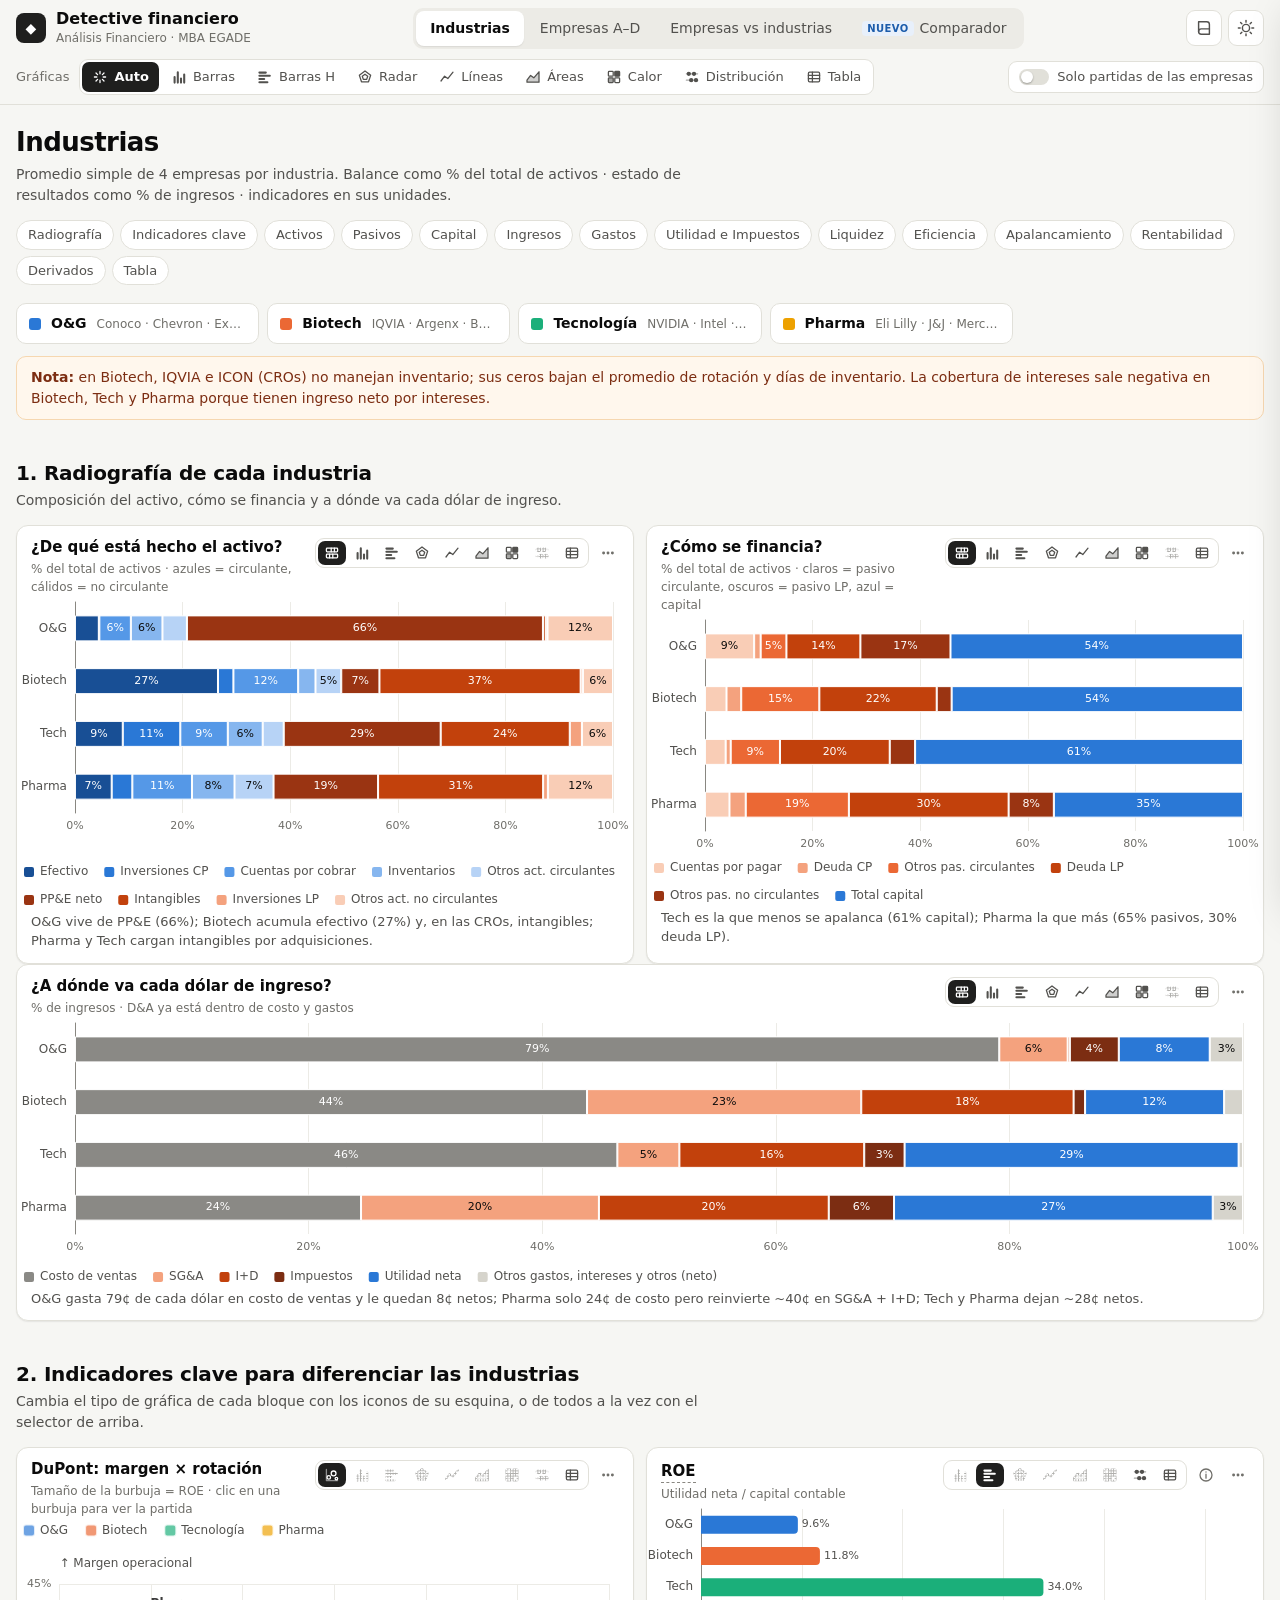
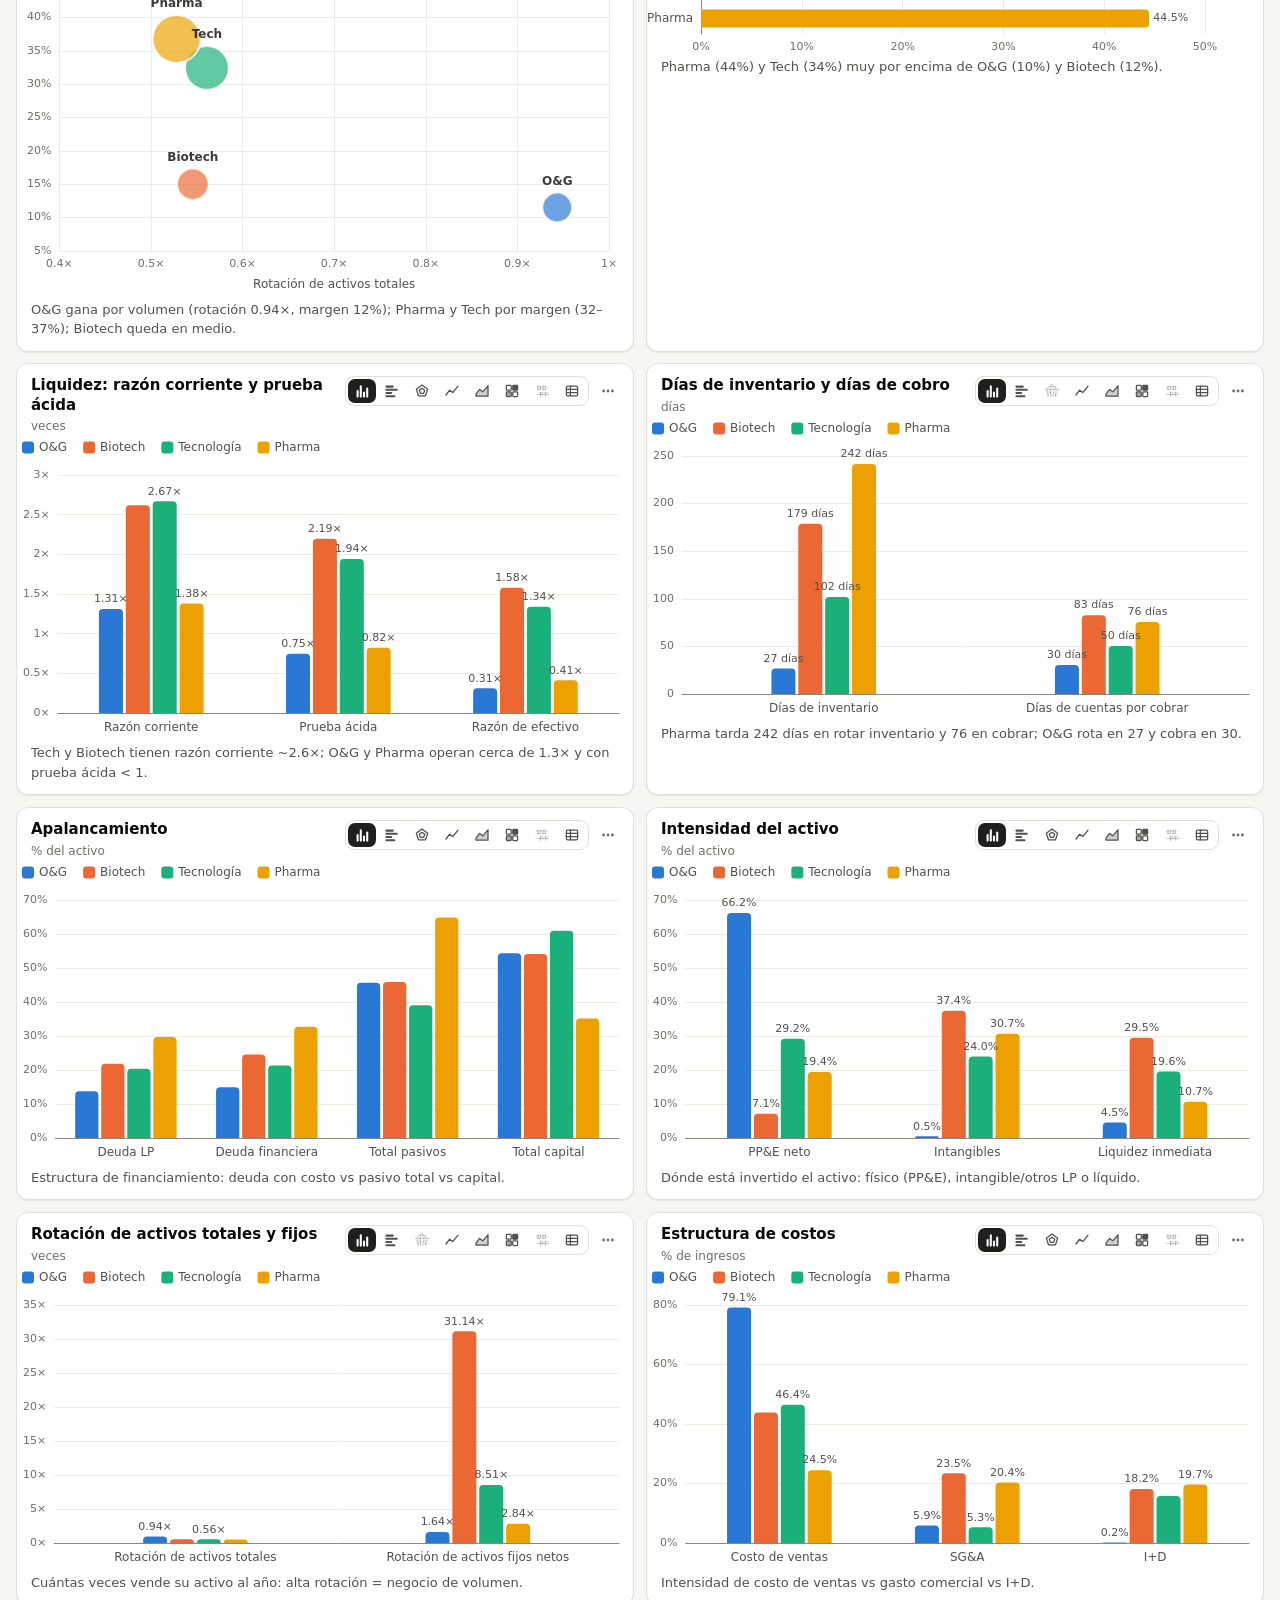
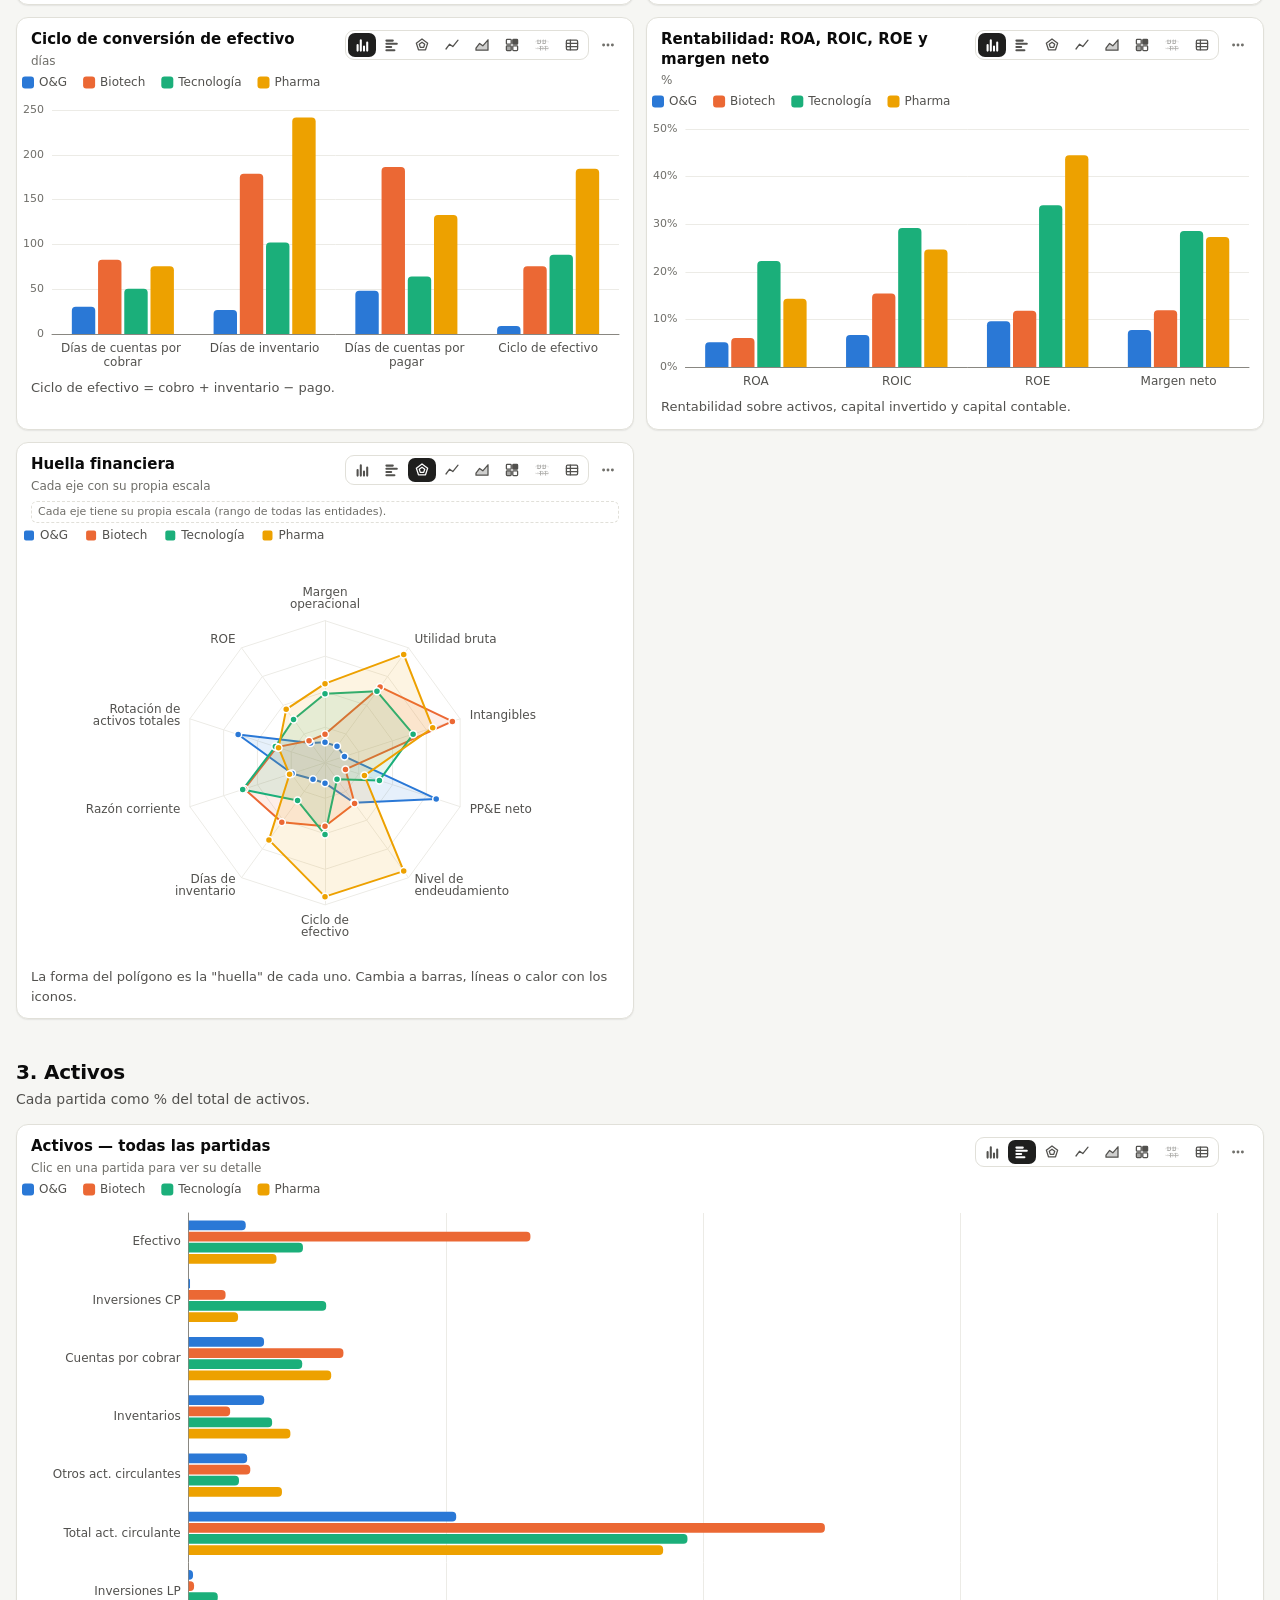
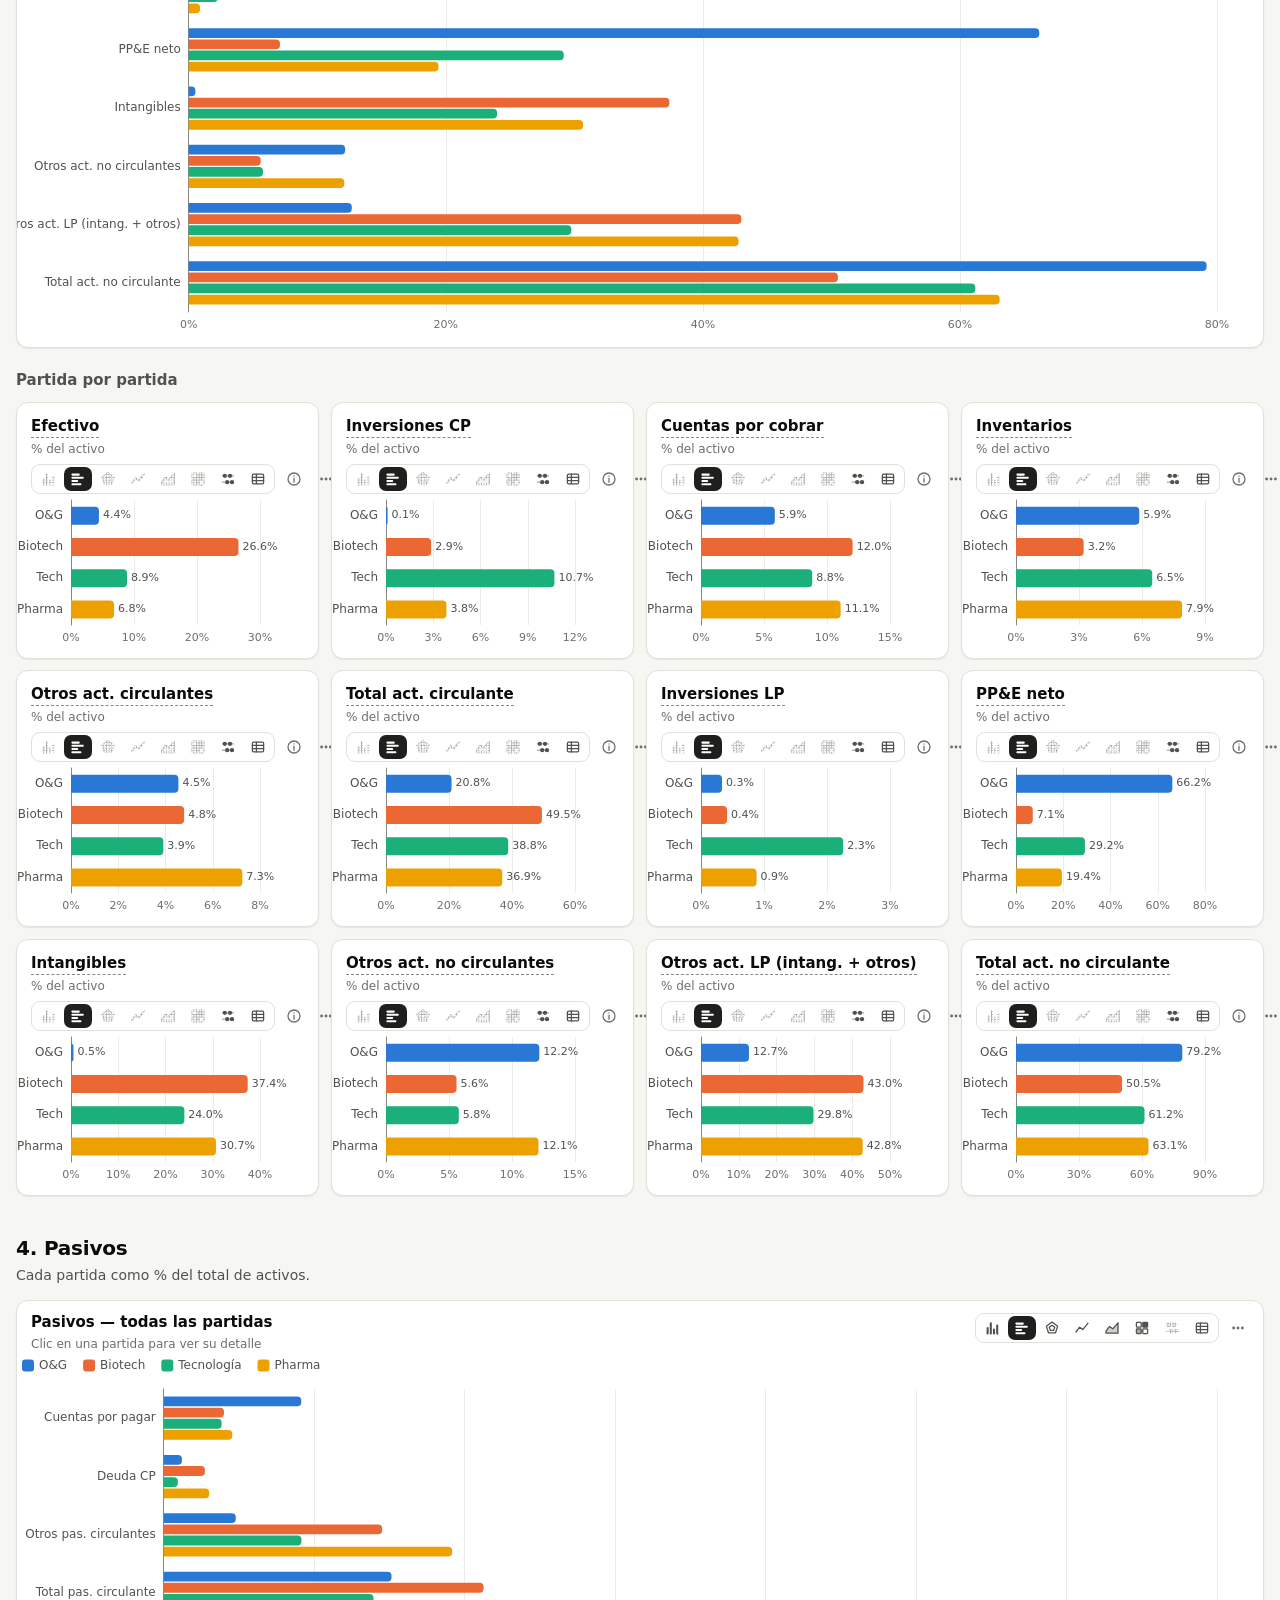
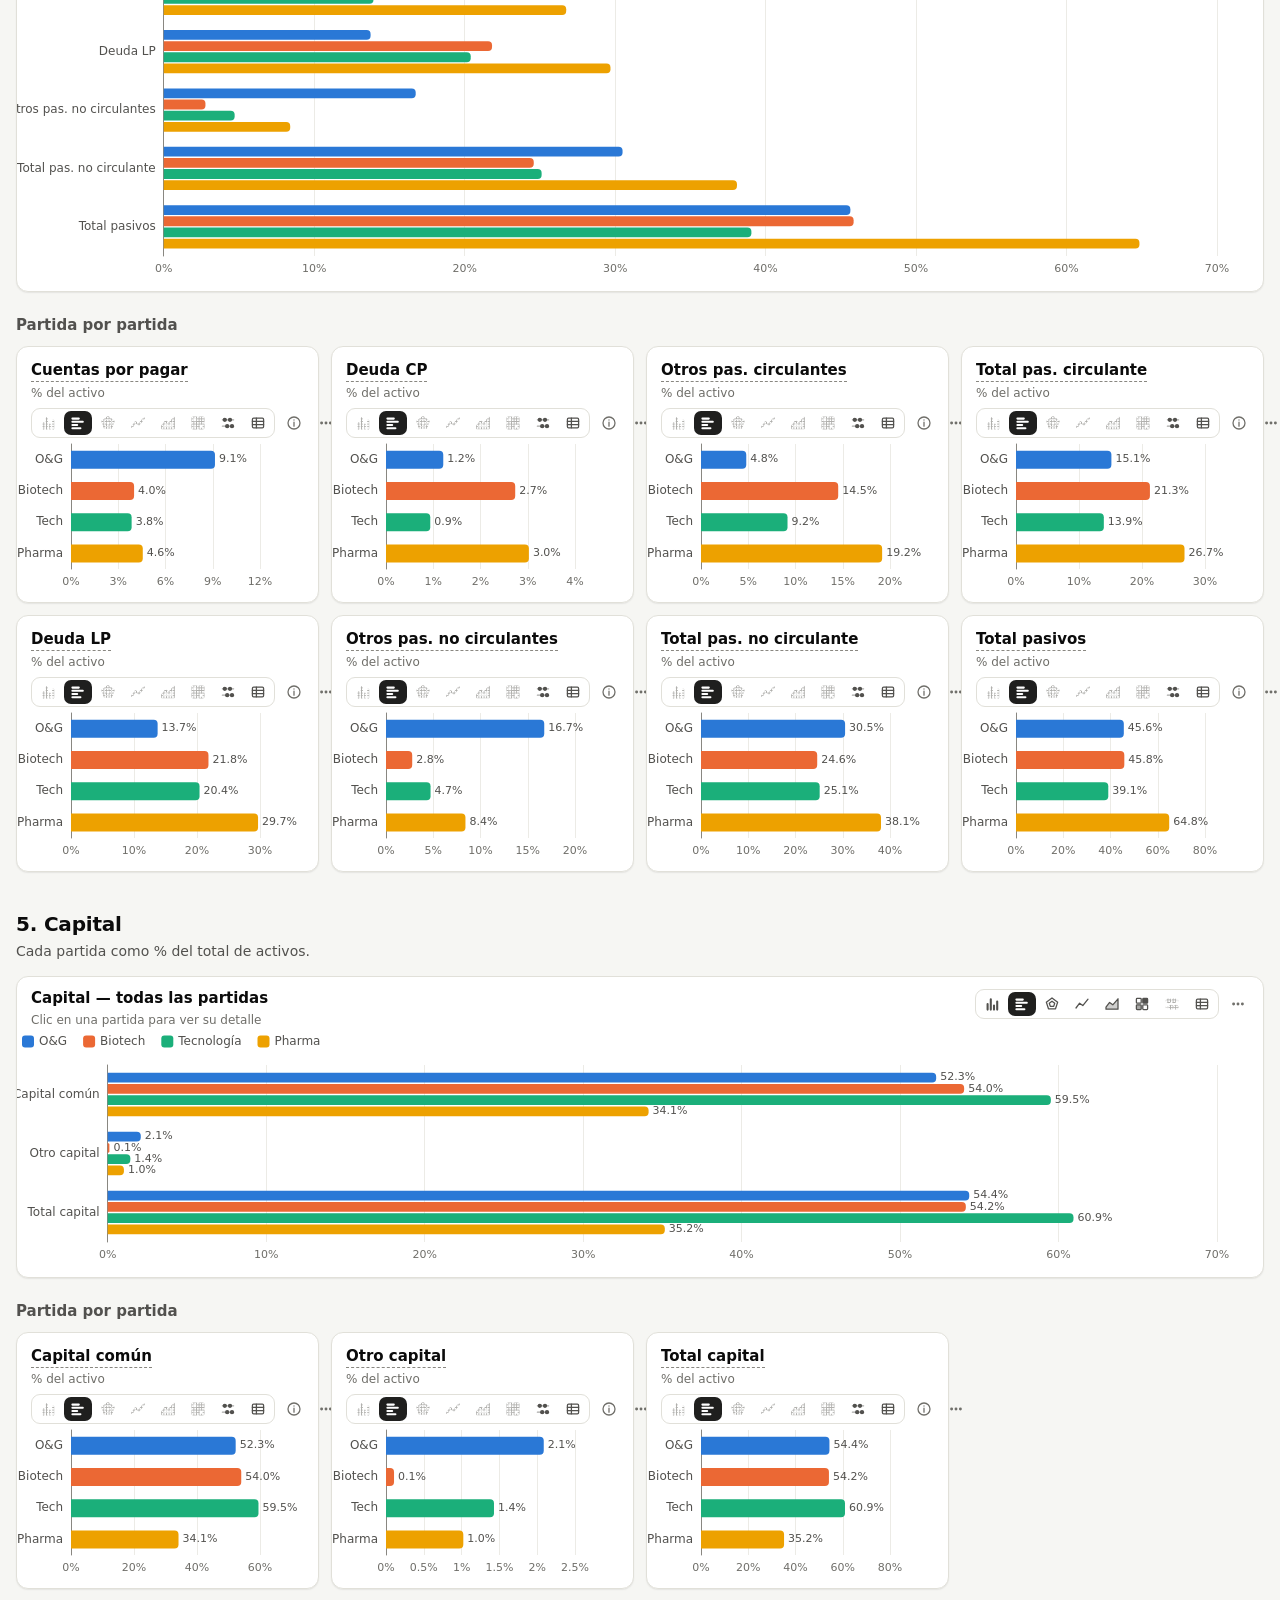
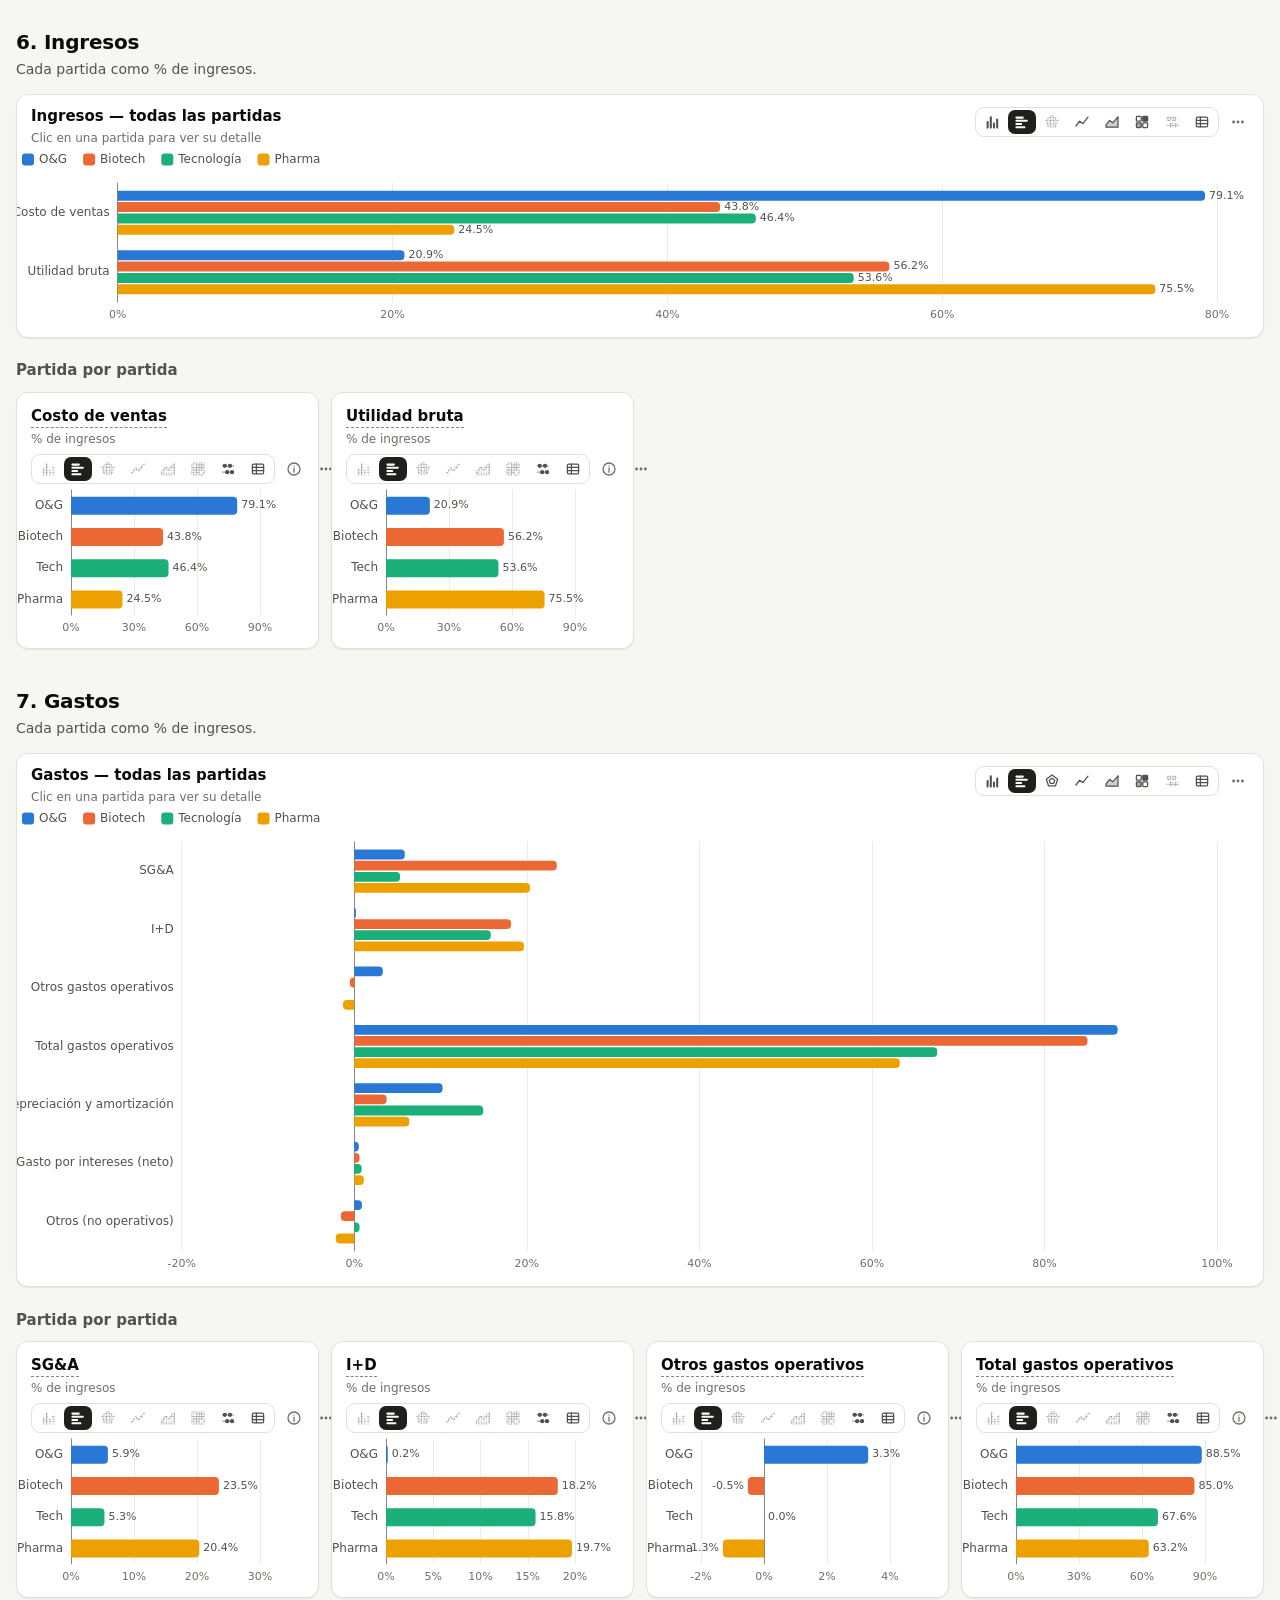
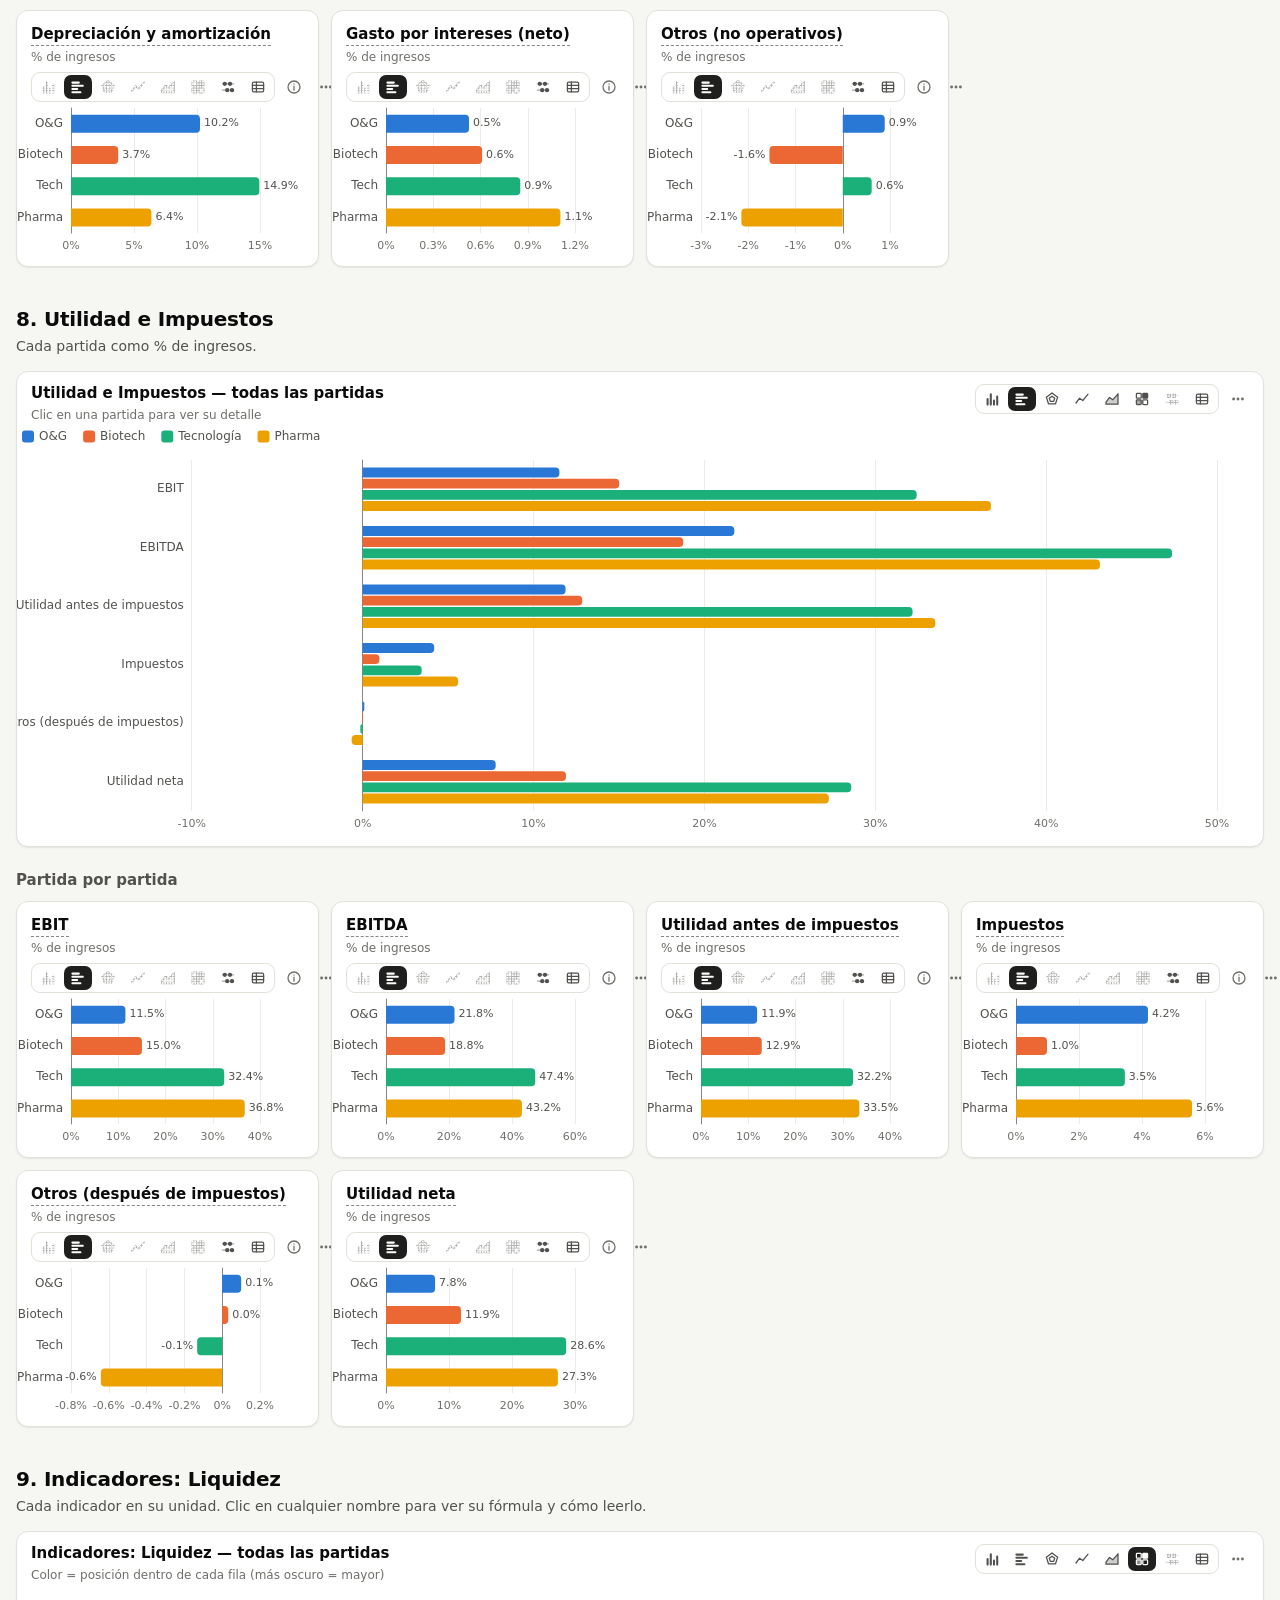
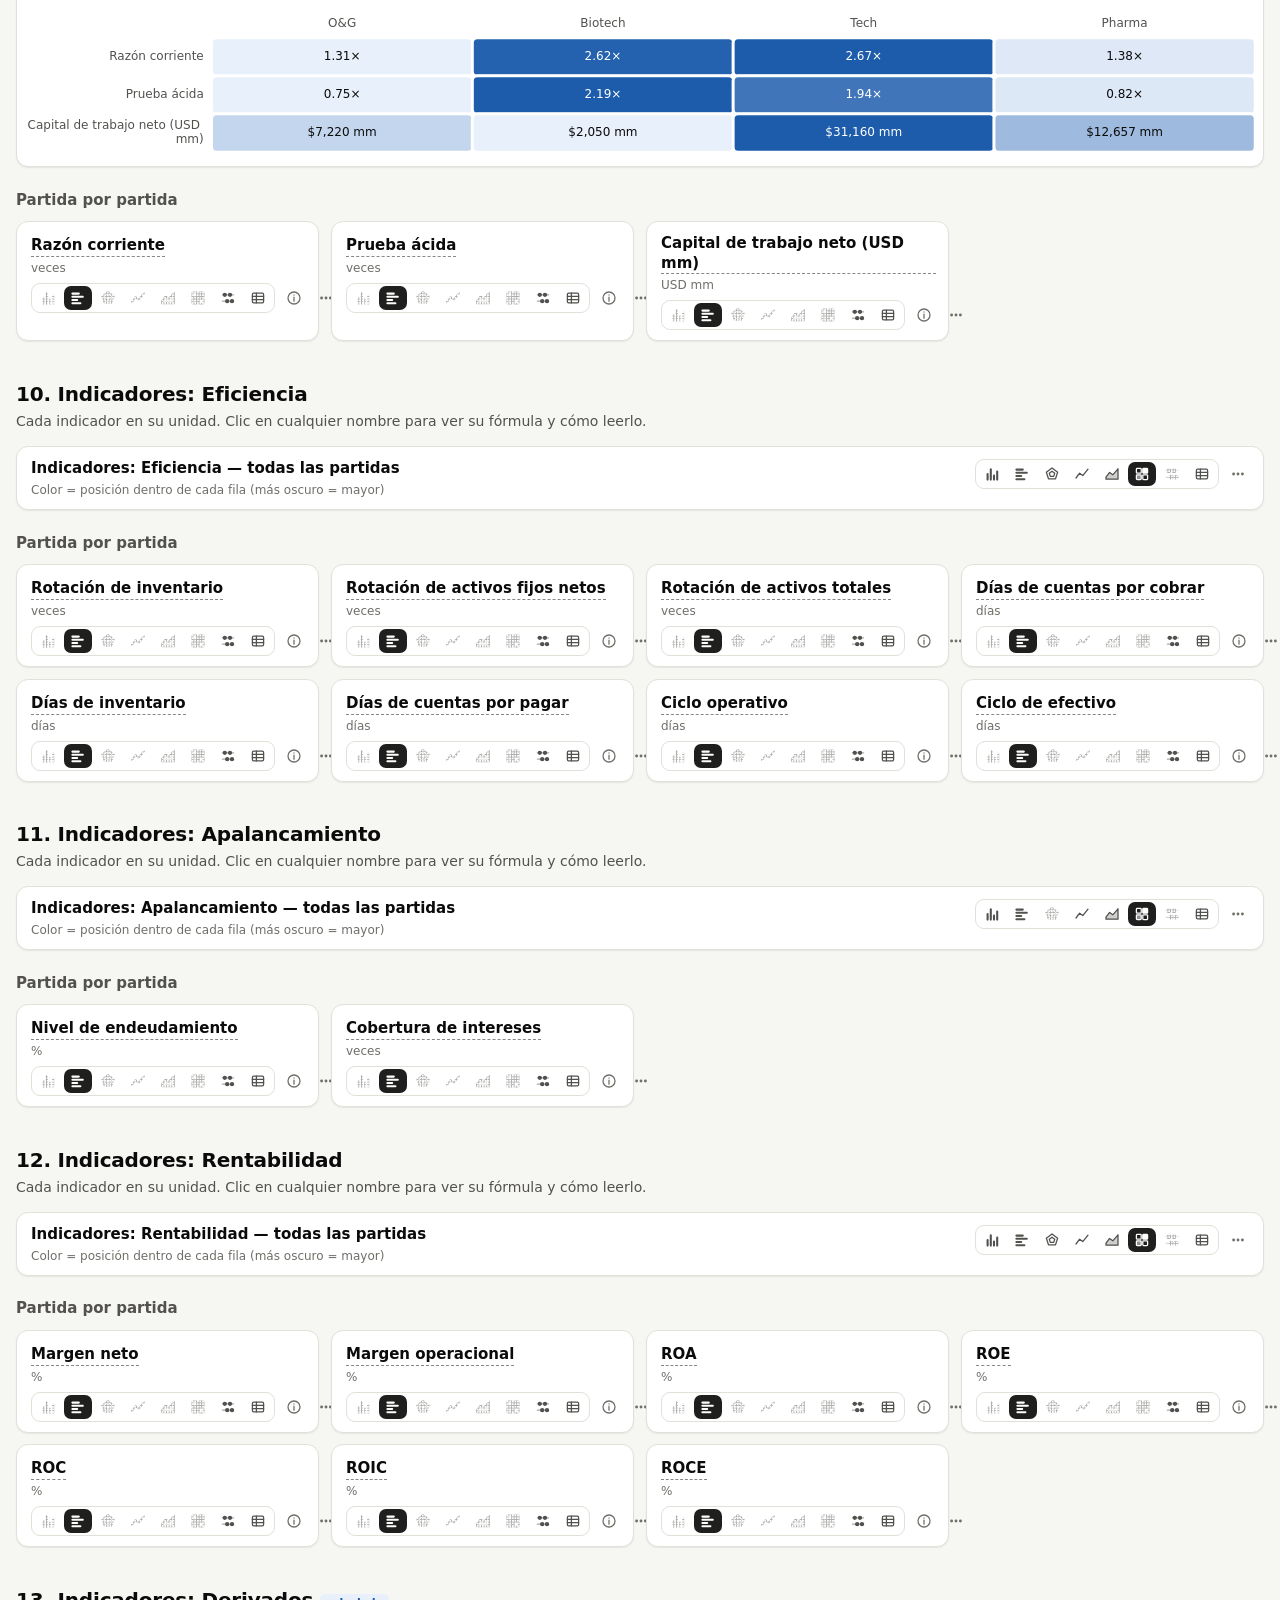
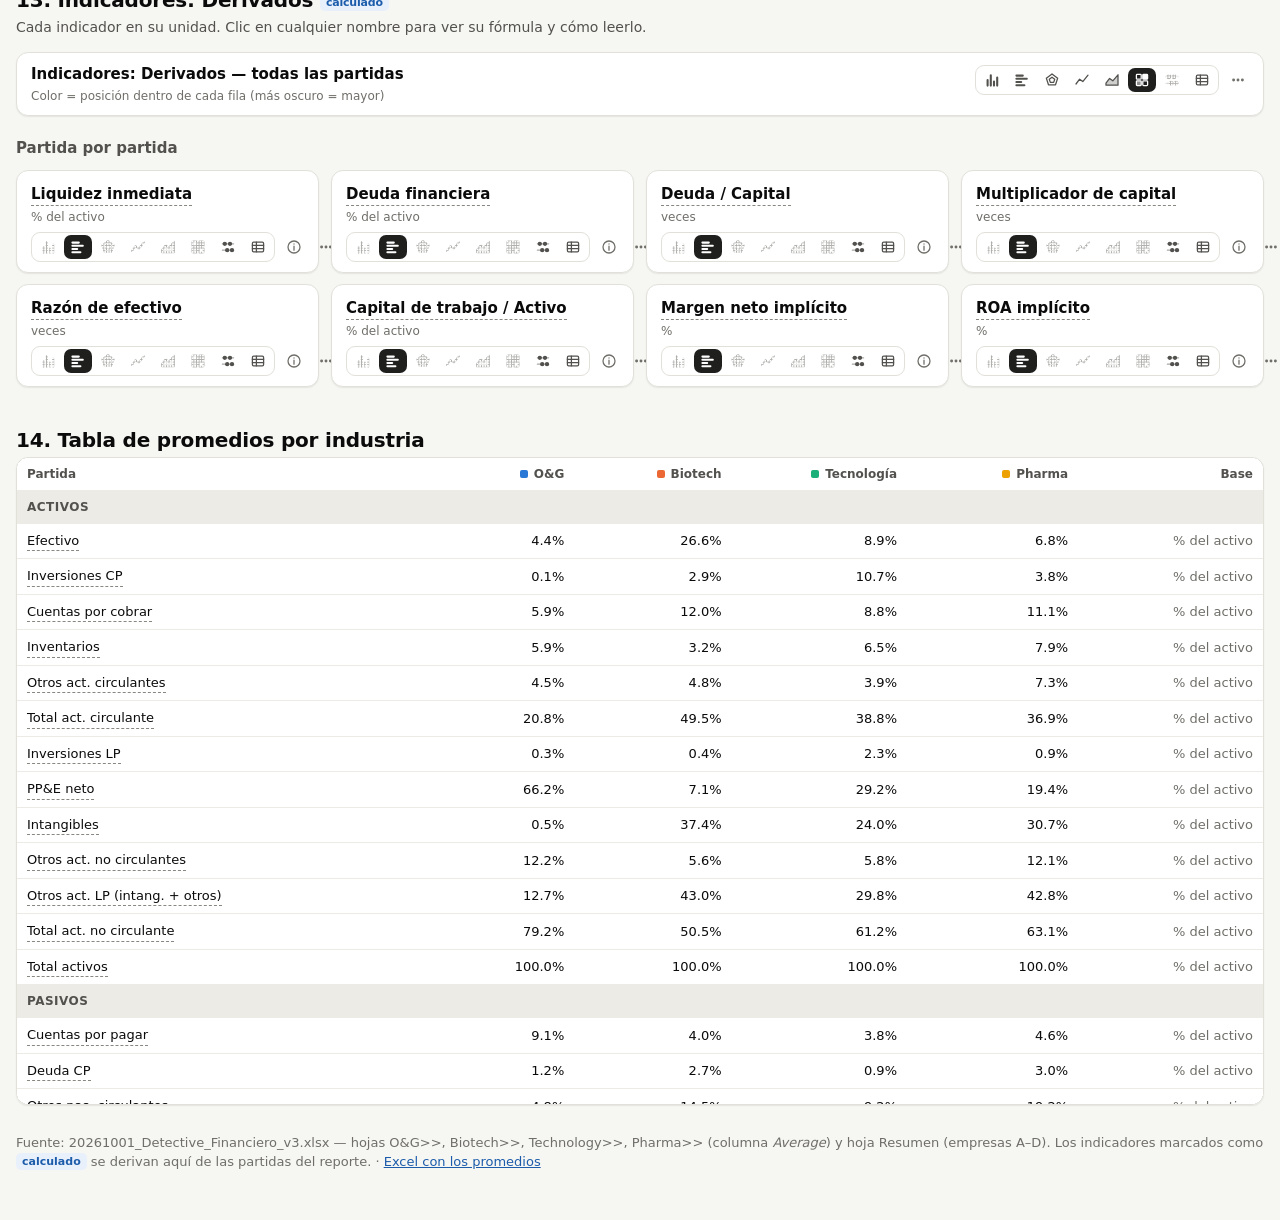
<file: index.html>
<!doctype html>
<html lang="es"><head><meta charset="utf-8"><meta name="viewport" content="width=device-width,initial-scale=1">
<title>Detective financiero</title>
<meta name="description" content="Comparativo de estados financieros de cuatro industrias (O&G, Biotech, Tecnología, Pharma) y cuatro empresas por identificar (A–D).">
<link rel="stylesheet" href="css/app.css">
<script>try{var t=localStorage.getItem('theme');if(t)document.documentElement.setAttribute('data-theme',t);}catch(e){}</script>
</head><body>
<header class="topbar">
  <div class="tb-row wrap">
    <div class="brand"><span class="logo" aria-hidden="true">◆</span><div><b>Detective financiero</b><small>Análisis Financiero · MBA EGADE</small></div></div>
    <nav class="tabs" id="views" aria-label="Vistas">
      <button data-v="ind">Industrias</button><button data-v="emp">Empresas A–D</button><button data-v="vs">Empresas vs industrias</button><button data-v="lab"><span class="new">Nuevo</span>Comparador</button>
    </nav>
    <div class="tb-tools">
      <button class="icon-btn" id="bGloss" title="Glosario de partidas e indicadores" aria-label="Glosario"><svg viewBox="0 0 20 20"><path d="M4 3h9a3 3 0 0 1 3 3v11H7a3 3 0 0 1-3-3z"/><path d="M4 14a3 3 0 0 1 3-3h9"/></svg></button>
      <button class="icon-btn" id="bTheme" title="Cambiar tema claro/oscuro" aria-label="Tema"><svg viewBox="0 0 20 20"><circle cx="10" cy="10" r="4"/><path d="M10 1.5v2M10 16.5v2M1.5 10h2M16.5 10h2M4 4l1.4 1.4M14.6 14.6 16 16M4 16l1.4-1.4M14.6 5.4 16 4"/></svg></button>
    </div>
  </div>
  <div class="tb-row tb-sub wrap" id="subbar"></div>
</header>
<main class="wrap" id="view"></main>
<footer class="wrap foot">Fuente: 20261001_Detective_Financiero_v3.xlsx — hojas O&amp;G&gt;&gt;, Biotech&gt;&gt;, Technology&gt;&gt;, Pharma&gt;&gt; (columna <i>Average</i>) y hoja Resumen (empresas A–D). Los indicadores marcados como <span class="tag">calculado</span> se derivan aquí de las partidas del reporte. · <a href="assets/Comparativo_Industrias_Averages.xlsx">Excel con los promedios</a></footer>
<aside class="drawer" id="drawer" aria-hidden="true"><div class="dr-head"><button class="icon-btn" id="drBack" title="Atrás" aria-label="Atrás">←</button><div class="dr-title" id="drTitle"></div><button class="icon-btn" id="drClose" title="Cerrar (Esc)" aria-label="Cerrar">✕</button></div><div class="dr-body" id="drBody"></div></aside>
<div class="scrim" id="scrim"></div>
<div class="tip" id="tip" role="tooltip"></div>
<script>const D = {"inds": ["O&G", "Biotech", "Tecnología", "Pharma"], "companies": {"O&G": ["Conoco", "Chevron", "Exxon", "Valero"], "Biotech": ["IQVIA", "Argenx", "Beone", "ICON"], "Tecnología": ["NVIDIA", "Intel", "Broadcom", "Micron"], "Pharma": ["Eli Lilly", "J&J", "Merck", "Roche"]}, "colors": {"O&G": "#2A78D6", "Biotech": "#EB6834", "Tecnología": "#1BAF7A", "Pharma": "#EDA100"}, "cats": [{"name": "Activos", "items": [{"key": "Cash & Cash Equivalents", "short": "Efectivo", "unit": "pct", "avg": [0.04433416247200361, 0.26583922017857226, 0.0888601340527625, 0.0682776864315827], "comp": {"O&G": [0.053280738730020746, 0.019422120168388825, 0.02378947837320148, 0.08084431261640339], "Biotech": [0.06612343040341971, 0.4020977369916466, 0.5553509342901142, 0.03978477902910855], "Tecnología": [0.07696167597064542, 0.06746945783218007, 0.0945573141935333, 0.11645208821469118], "Pharma": [0.06461822966677336, 0.04664424476682898, 0.10641795624917803, 0.05543031504355043]}}, {"key": "Short-Term Investments - Total", "short": "Inversiones CP", "unit": "pct", "avg": [0.0009953857338482032, 0.028661458802732742, 0.10693764514022133, 0.03836178759989138], "comp": {"O&G": [0.003969197713610904, 1.2345221781909311e-05, 0, 0], "Biotech": [0.005376703179267967, 0.109269132031663, 0, 0], "Tecnología": [0.3102212345767511, 0.10949775101807226, 0, 0.008031594966061982], "Pharma": [0.0009335324869305452, 0.054264344159429746, 0, 0.09824927375320522]}}, {"key": "Trade Accounts & Trade Notes Receivable - Net", "short": "Cuentas por cobrar", "unit": "pct", "avg": [0.05858859616295623, 0.12034976508952197, 0.08827602004569303, 0.11083459439478575], "comp": {"O&G": [0.04767137667194253, 0.05578497092700271, 0.07961156398948728, 0.05128647306339243], "Biotech": [0.11354528453112477, 0.17155628036933251, 0.10564481954724697, 0.0906526759103836], "Tecnología": [0.20667377532459386, 0.018157395626900757, 0.041761157739695604, 0.08651175149158193], "Pharma": [0.15790035207510936, 0.08623061091310677, 0.08603305422822323, 0.11317436036270367]}}, {"key": "Inventories - Total", "short": "Inventarios", "unit": "pct", "avg": [0.05870482992751495, 0.0322037930930958, 0.06486190250969805, 0.07908634677485081], "comp": {"O&G": [0.01536013908593641, 0.02997111218103033, 0.058581674016659986, 0.13090639442643306], "Biotech": [0, 0.0545372459456689, 0.07427792642671431, 0], "Tecnología": [0.09032177131029293, 0.05494988861509065, 0.013267715614990766, 0.10090823449841783], "Pharma": [0.12219495714641346, 0.07123638371567692, 0.04864612102348282, 0.07426792521383006]}}, {"key": "Other Current Assets", "short": "Otros act. circulantes", "unit": "pct", "avg": [0.04545900606834456, 0.047883613226106986, 0.03907997486109791, 0.07252479464740656], "comp": {"O&G": [0.00709371078982114, 0.013792699035838178, 0.023731569334936968, 0.13721804511278196], "Biotech": [0.023644135720010687, 0.05712054674300256, 0.02598133740079159, 0.08478843304062313], "Tecnología": [0.03379001980268994, 0.05115192334069593, 0.03495195567297127, 0.03642600062803449], "Pharma": [0.14893844020057612, 0.02084734702073189, 0.07684888869405111, 0.04346450267426718]}}, {"key": "Total Current Assets", "short": "Total act. circulante", "unit": "pct", "avg": [0.20808198036466757, 0.49493785039002974, 0.38801567660947284, 0.3690852098485172], "comp": {"O&G": [0.12737516299133173, 0.11898324753404195, 0.18571428571428572, 0.40025522521901086], "Biotech": [0.20868955383382315, 0.7945809420813135, 0.761255017664867, 0.21522588798011527], "Tecnología": [0.7179684769849732, 0.3012264164329397, 0.18453814322119094, 0.34832966979878743], "Pharma": [0.4945855115758028, 0.2792229305757743, 0.3179460201949352, 0.3845863770475565]}}, {"key": "Investments - Long-Term", "short": "Inversiones LP", "unit": "pct", "avg": [0.003337661114815153, 0.004142382007948735, 0.022570739135575304, 0.008821813667618417], "comp": {"O&G": [0.01018542057914203, 0.002561633519746182, 0.0006035903603723997, 0], "Biotech": [0.003606732567459257, 0.005430344743391736, 0.00753245072094395, 0], "Tecnología": [0.030349190419440685, 0.04025937785261246, 0, 0.019674388270248075], "Pharma": [0.01346064938297948, 0.003338185834044476, 0.013056566276504027, 0.005431853176945686]}}, {"key": "Property, Plant & Equipment - Net - Total", "short": "PP&E neto", "unit": "pct", "avg": [0.6617193265661747, 0.07096751807864184, 0.2917523881441353, 0.19428293333743374], "comp": {"O&G": [0.77242719720516, 0.6968353023962075, 0.6828745155686222, 0.49474029109470924], "Biotech": [0.027484637990916376, 0.005557033592124099, 0.2185802893545515, 0.03224811137697536], "Tecnología": [0.07236494296646087, 0.5005699312771663, 0.022490823650433686, 0.5715838546824803], "Pharma": [0.23058252427184467, 0.12283017920787109, 0.19598000964446977, 0.2277390202255494]}}, {"key": "Intangible Assets - Total - Net", "short": "Intangibles", "unit": "pct", "avg": [0.005175764516051794, 0.3739669808967033, 0.2398860047792677, 0.3067805019452783], "comp": {"O&G": [0, 0.014098243274940435, 0, 0.0066048147892667445], "Biotech": [0.7206118087095912, 0.03133821430915995, 0.0076570145947338795, 0.7362608859733284], "Tecnología": [0.05371815664734187, 0.1262078522813805, 0.7602576391648938, 0.019360371023454673], "Pharma": [0.11041466623990896, 0.4978414738215953, 0.3526076600470533, 0.2662582076725556]}}, {"key": "Other Non-Current Assets", "short": "Otros act. no circulantes", "unit": "pct", "avg": [0.12168526743829076, 0.055985268626676306, 0.057775191331548896, 0.12102954120115236], "comp": {"O&G": [0.09001221922436628, 0.1675215732750639, 0.13080760835671967, 0.09839966889701318], "Biotech": [0.039607266898209995, 0.1630934652740107, 0.004975227664903641, 0.016265114669580923], "Tecnología": [0.12559923298178333, 0.031736422155901035, 0.032713393963481635, 0.04105171622502959], "Pharma": [0.15095664852946405, 0.09676723056071482, 0.12040974383703769, 0.11598454187739285]}}, {"key": "__agg_otros_lp", "short": "Otros act. LP (intang. + otros)", "unit": "pct", "avg": [0.12686103195434256, 0.4299522495233796, 0.2976611961108166, 0.4278100431464307], "comp": {"O&G": [0.09001221922436628, 0.18161981655000434, 0.13080760835671967, 0.10500448368627993], "Biotech": [0.7602190756078012, 0.19443167958317065, 0.012632242259637522, 0.7525260006429093], "Tecnología": [0.1793173896291252, 0.15794427443728154, 0.7929710331283754, 0.060412087248484264], "Pharma": [0.26137131476937303, 0.5946087043823102, 0.47301740388409097, 0.3822427495499484]}, "agg": true}, {"key": "Total Non-Current Assets", "short": "Total act. no circulante", "unit": "pct", "avg": [0.7919180196353324, 0.5050621496099703, 0.6119843233905271, 0.6309147901514828], "comp": {"O&G": [0.8726248370086682, 0.881016752465958, 0.8142857142857143, 0.5997447747809892], "Biotech": [0.7913104461661769, 0.20541905791868648, 0.238744982335133, 0.7847741120198847], "Tecnología": [0.28203152301502676, 0.6987735835670603, 0.8154618567788091, 0.6516703302012126], "Pharma": [0.5054144884241971, 0.7207770694242257, 0.6820539798050648, 0.6154136229524435]}}, {"key": "Total Assets", "short": "Total activos", "unit": "pct", "avg": [1, 1, 1, 1], "comp": {"O&G": [1, 1, 1, 1], "Biotech": [1, 1, 1, 1], "Tecnología": [1, 1, 1, 1], "Pharma": [1, 1, 1, 1]}}]}, {"name": "Pasivos", "items": [{"key": "Trade Accounts & Trade Notes Payable - Short-Term", "short": "Cuentas por pagar", "unit": "pct", "avg": [0.09140851999542117, 0.04004856923309574, 0.03848615129913138, 0.04556698962828202], "comp": {"O&G": [0.05099270946948884, 0.059503968988802884, 0.08029088155374405, 0.1748465199696489], "Biotech": [0.026048624098316858, 0.06383620744262435, 0.058501056961105545, 0.011808388430336225], "Tecnología": [0.05654071200078852, 0.04673909444778152, 0.009117901479905547, 0.04154689726804995], "Pharma": [0.047823535687613355, 0.06019276140755986, 0.03217745824382973, 0.04207420317412513]}}, {"key": "Short-Term Debt & Current Portion of Long-Term Debt", "short": "Deuda CP", "unit": "pct", "avg": [0.012116478210976254, 0.027344936685773837, 0.009364977249619193, 0.030237708289930096], "comp": {"O&G": [0.00836483815678331, 0.0030153204202313494, 0.020720299345182415, 0.01636545492170794], "Biotech": [0.061648410366016565, 0.0012473093016104457, 0.013923065932146884, 0.03256096114332145], "Tecnología": [0, 0.012273623769681549, 0.01842283683632198, 0.006763448392473248], "Pharma": [0.014536434439347061, 0.042643441594297476, 0.01891631230546666, 0.0448546448206092]}}, {"key": "Other Current Liabilities", "short": "Otros pas. circulantes", "unit": "pct", "avg": [0.04788254378185501, 0.14517892689995515, 0.09154847045010282, 0.1916782872447408], "comp": {"O&G": [0.038822690033541364, 0.04052319049911732, 0.06008730901153726, 0.05209698558322411], "Biotech": [0.1907560780122896, 0.08696498435392717, 0.15091523916874372, 0.15207940606486006], "Tecnología": [0.10516930851874087, 0.09032819528068524, 0.08067004886260024, 0.09002632913838499], "Pharma": [0.2508446246310324, 0.1688670247477536, 0.15587508950360207, 0.19112641009657516]}}, {"key": "Total Current Liabilities", "short": "Total pas. circulante", "unit": "pct", "avg": [0.15140754198825243, 0.2125724328188247, 0.1393995989988534, 0.267482985162953], "comp": {"O&G": [0.09818023765981351, 0.10304247990815155, 0.16109848991046372, 0.24330896047458095], "Biotech": [0.278453112476623, 0.15204850109816198, 0.22333936206199617, 0.19644875563851774], "Tecnología": [0.1617100205195294, 0.14934091349814832, 0.10821078717882776, 0.13833667479890818], "Pharma": [0.31320459475799284, 0.271703227749611, 0.20696886005289847, 0.2780552580913095]}}, {"key": "Debt - Long-Term - Total", "short": "Deuda LP", "unit": "pct", "avg": [0.13748423289425, 0.21819869166554465, 0.20402456081436543, 0.29690847399783493], "comp": {"O&G": [0.18389522630167543, 0.12277631692653358, 0.07650674863022852, 0.16675863971856247], "Biotech": [0.4707453913972749, 0.004184187158587949, 0.2213035975756451, 0.17656159053067064], "Tecnología": [0.07583265382926677, 0.208689441845726, 0.3622846188015804, 0.16929152878088843], "Pharma": [0.3633486254845478, 0.19797198935796395, 0.34157497113965485, 0.28473831000917293]}}, {"key": "Other Non-Current Liabilities", "short": "Otros pas. no circulantes", "unit": "pct", "avg": [0.16745564384636147, 0.027724485041706402, 0.047132057099841695, 0.08406352661121318], "comp": {"O&G": [0.18907814563019215, 0.18106736787526387, 0.16854648313956078, 0.13113057874042905], "Biotech": [0.029388191290408764, 0.0003558804932572743, 0.01922313664046346, 0.061930731742696116], "Tecnología": [0.05164828272148099, 0.044322207454984885, 0.054368409978257315, 0.03818932824464359], "Pharma": [0.08752978413172588, 0.1209879022137443, 0.06668566334955357, 0.06105075674982895]}}, {"key": "Total Non-Current Liabilities", "short": "Total pas. no circulante", "unit": "pct", "avg": [0.3049398767406115, 0.24592317670725106, 0.25115661791420707, 0.380972000609048], "comp": {"O&G": [0.3729733719318676, 0.30384368480179746, 0.2450532317697893, 0.2978892184589915], "Biotech": [0.5001335826876837, 0.004540067651845223, 0.24052673421610854, 0.23849232227336675], "Tecnología": [0.12748093655074774, 0.25301164930071085, 0.41665302877983773, 0.207480857025532], "Pharma": [0.4508784096162737, 0.31895989157170823, 0.4082606344892084, 0.3457890667590019]}}, {"key": "Total Liabilities", "short": "Total pasivos", "unit": "pct", "avg": [0.4563474187288639, 0.45849560952607576, 0.3905562169130605, 0.648454985772001], "comp": {"O&G": [0.47115360959168107, 0.40688616470994904, 0.40615172168025304, 0.5411981789335725], "Biotech": [0.7785866951643067, 0.1565885687500072, 0.4638660962781047, 0.4349410779118845], "Tecnología": [0.28919095707027714, 0.40235256279885917, 0.5248638159586655, 0.3458175318244402], "Pharma": [0.7640830043742665, 0.5906631193213192, 0.6152294945421068, 0.6238443248503113]}}]}, {"name": "Capital", "items": [{"key": "Common Equity - Total", "short": "Capital común", "unit": "pct", "avg": [0.5227868130485122, 0.5404442121606159, 0.5951612106867484, 0.3413188759416819], "comp": {"O&G": [0.5288463904083189, 0.5754416503092478, 0.5777228384337832, 0.4091363730426985], "Biotech": [0.21717205450173657, 0.8434125829667994, 0.5361339037218953, 0.5650583074520322], "Tecnología": [0.7108090429297228, 0.5405171476003765, 0.4751361840413345, 0.6541824681755598], "Pharma": [0.23591699562573348, 0.4093368806786808, 0.38436134613417505, 0.33566028132813847]}}, {"key": "Other Shareholders' Equity", "short": "Otro capital", "unit": "pct", "avg": [0.020865768222623992, 0.0010603125834891798, 0.01428257240019108, 0.010226118617092083], "comp": {"O&G": [0, 0.01767218498080318, 0.01612543988596374, 0.04966544802372905], "Biotech": [0.004241250333956719, 0, 0, 0], "Tecnología": [0, 0.05713028960076432, 0, 0], "Pharma": [0, 0, 0.0004091593237180892, 0.04049531514465025]}}, {"key": "Total Shareholders' Equity - including Minority Interest & Hybrid Debt", "short": "Total capital", "unit": "pct", "avg": [0.5436525812711361, 0.541504524744105, 0.6094437830869395, 0.351544994558774], "comp": {"O&G": [0.5288463904083189, 0.593113835290051, 0.593848278319747, 0.45880182106642753], "Biotech": [0.2214133048356933, 0.8434125829667994, 0.5361339037218953, 0.5650583074520322], "Tecnología": [0.7108090429297228, 0.5976474372011408, 0.4751361840413345, 0.6541824681755598], "Pharma": [0.23591699562573348, 0.4093368806786808, 0.3847705054578931, 0.37615559647278873]}}, {"key": "Total Liabilities & Equity", "short": "Pasivo + Capital", "unit": "pct", "avg": [1, 1.0000001342701808, 1, 0.999999980330775], "comp": {"O&G": [1, 1, 1, 1], "Biotech": [1, 1.0000011517168066, 1, 0.9999993853639166], "Tecnología": [1, 1, 1, 1], "Pharma": [1, 1, 1, 0.9999999213231]}}]}, {"name": "Ingresos", "items": [{"key": "Revenue from Business Activities - Total", "short": "Ingresos", "unit": "pct", "avg": [1, 1, 1, 1], "comp": {"O&G": [1, 1, 1, 1], "Biotech": [1, 1, 1, 1], "Tecnología": [1, 1, 1, 1], "Pharma": [1, 1, 1, 1]}}, {"key": "Cost of Sales", "short": "Costo de ventas", "unit": "pct", "avg": [0.791334380597161, 0.4384128199252355, 0.4643696092102988, 0.2449251586877344], "comp": {"O&G": [0.7454872421281216, 0.6918159538474885, 0.7743319800558806, 0.9537023463571533], "Biotech": [0.7372164316370325, 0.10856065058824664, 0.1251237593650045, 0.7827504381106584], "Tecnología": [0.2501130294183008, 0.6523376156509564, 0.3529356520105812, 0.6020921397613569], "Pharma": [0.1695638165666856, 0.32024672746382427, 0.22916121887065266, 0.26072887184977517]}}, {"key": "Gross Profit - Industrials/Property - Total", "short": "Utilidad bruta", "unit": "pct", "avg": [0.20866561940283898, 0.5615871800747644, 0.5356303907897011, 0.7550748413122657], "comp": {"O&G": [0.2545127578718784, 0.3081840461525115, 0.22566801994411942, 0.04629765364284667], "Biotech": [0.2627835683629675, 0.8914393494117533, 0.8748762406349955, 0.21724956188934166], "Tecnología": [0.7498869705816992, 0.34766238434904356, 0.6470643479894188, 0.39790786023864305], "Pharma": [0.8304361834333144, 0.6797532725361757, 0.7708387811293473, 0.7392711281502249]}}]}, {"name": "Gastos", "items": [{"key": "Selling, General & Administrative Expenses excluding Research & Development Expenses", "short": "SG&A", "unit": "pct", "avg": [0.05856631410024988, 0.23476430162642023, 0.05309774478928983, 0.2036466744405789], "comp": {"O&G": [0.05437364277958741, 0.05953413724299471, 0.11137216159058984, 0.008985314787827572], "Biotech": [0.12256284488044145, 0.33237620804948786, 0.38957108606914054, 0.09454706750661104], "Tecnología": [0.026751572833091947, 0.0874879382438083, 0.06591325308748258, 0.0322382149927765], "Pharma": [0.1702081958913147, 0.251356257896022, 0.16504899170909537, 0.2279732522658836]}}, {"key": "Research & Development Expense - Supplemental", "short": "I+D", "unit": "pct", "avg": [0.0018574353587449922, 0.1817882576340713, 0.1582498276683969, 0.19678567042067485], "comp": {"O&G": [0.0013232899022801302, 0.002315216448338683, 0.0037912350843611552, 0], "Biotech": [0, 0.3255326016785023, 0.40162042885778293, 0], "Tecnología": [0.0989601293516326, 0.26060961534823, 0.1718189929093556, 0.10161057306436941], "Pharma": [0.20462112029948296, 0.1556909749132101, 0.2286382304533079, 0.19819235601669843]}}, {"key": "Other (operativo)", "short": "Otros gastos operativos", "unit": "pct", "avg": [0.03308204791723883, -0.005128489251611544, 2.6753705388196265e-05, -0.013057138697145643], "comp": {"O&G": [-0.0035118078175895764, 0.14456818773314825, -0.008857535388462666, 0.00012934714185932204], "Biotech": [0, -0.020513957006446218, 0, 4.133395462613928e-17], "Tecnología": [0, 0, 0, 0.00010701482155278506], "Pharma": [0, -0.015457624239593177, 0, -0.036770930548989396]}}, {"key": "Operating Expenses - Total", "short": "Total gastos operativos", "unit": "pct", "avg": [0.8848401779733948, 0.8498368899341154, 0.6757439353733738, 0.6323003648518425], "comp": {"O&G": [0.7976723669923995, 0.8982334952719702, 0.8806378413423689, 0.9628170082868402], "Biotech": [0.859779276517474, 0.7459555033097907, 0.9163152742919279, 0.8772975056172694], "Tecnología": [0.3758247316030254, 1.0004351692429947, 0.5906678980074194, 0.7360479426400557], "Pharma": [0.5443931327574832, 0.7118363360334632, 0.6228484410330559, 0.6501235495833678]}}, {"key": "Depreciation, Depletion & Amortization - Total", "short": "Depreciación y amortización", "unit": "pct", "avg": [0.10237049991689537, 0.03746132827366513, 0.14946432185627334, 0.06381119508626852], "comp": {"O&G": [0.19510043431053203, 0.1050739567970851, 0.07452185054259737, 0.03478575801736701], "Biotech": [0.07014101778050276, 0.006768931327866799, 0.026518660759905898, 0.046416703226385046], "Tecnología": [0.014506080599554013, 0.22148222428244377, 0.13735188692535258, 0.22451709561774305], "Pharma": [0.030638702649626412, 0.07965560073466181, 0.08990786174647368, 0.05504261521431218]}}, {"key": "Interest Expense - Net of (Interest Income)", "short": "Gasto por intereses (neto)", "unit": "pct", "avg": [0.0052725984084712775, 0.006102537155406154, 0.008525279407048078, 0.011073026054530689], "comp": {"O&G": [0.009229098805646038, 0.005205170469332871, 0.001861656967320665, 0.004794467391585538], "Biotech": [0.04193746167995095, -0.038303479375234865, -0.002296449767266888, 0.023072616084175417], "Tecnología": [-0.01179337456033472, 0.0015893137570241992, 0.044813498833878564, -0.000508320402375729], "Pharma": [0.013731416560548644, -0.000902402513987239, 0.015597360446693636, 0.015865729724867716]}}, {"key": "Other (no operativo)", "short": "Otros (no operativos)", "unit": "pct", "avg": [0.008882807598407066, -0.015519740568885542, 0.0061192931640589015, -0.02146777086869329], "comp": {"O&G": [0.02161373507057546, 0.010486249674676845, 0.009907225884132693, -0.006475980235756724], "Biotech": [-0.0007357449417535254, 0.015652852586647146, -0.007963646095941832, -0.06903242382449395], "Tecnología": [0.007923553798171605, 0.03148354871057461, -0.008749823907837274, -0.006180105944673337], "Pharma": [-0.047101060157412666, 0.056830125380866944, -0.03750134592607405, -0.058098802772153395]}}]}, {"name": "Utilidad e Impuestos", "items": [{"key": "Earnings before Interest & Taxes (EBIT)", "short": "EBIT", "unit": "pct", "avg": [0.1151598220266053, 0.1501631100658845, 0.3242560646266262, 0.36769963514815746], "comp": {"O&G": [0.20232763300760043, 0.10176650472802984, 0.1193621586576311, 0.03718299171315978], "Biotech": [0.14022072348252607, 0.2540444966902094, 0.08368472570807203, 0.12270249438273056], "Tecnología": [0.6241752683969747, -0.0004351692429947212, 0.40933210199258063, 0.26395205735994437], "Pharma": [0.45560686724251676, 0.2881636639665368, 0.3771515589669441, 0.34987645041663223]}}, {"key": "Earnings before Interest, Taxes, Depreciation & Amortization (EBITDA)", "short": "EBITDA", "unit": "pct", "avg": [0.2175303219435007, 0.18762443833954964, 0.47372038648289955, 0.43151083023442594], "comp": {"O&G": [0.39742806731813246, 0.20684046152511495, 0.19388400920022847, 0.07196874973052679], "Biotech": [0.2103617412630288, 0.26081342801807617, 0.11020338646797795, 0.16911919760911562], "Tecnología": [0.6386813489965286, 0.22104705503944905, 0.5466839889179332, 0.4884691529776874], "Pharma": [0.4862455698921432, 0.3678192647011986, 0.4670594207134177, 0.4049190656309444]}}, {"key": "Income before Taxes", "short": "Utilidad antes de impuestos", "unit": "pct", "avg": [0.11877003121654109, 0.1285408323415928, 0.321850078383637, 0.33515883822493353], "comp": {"O&G": [0.21471226927252987, 0.10704758393337382, 0.12740772757444313, 0.025912544085817515], "Biotech": [0.09754751686082158, 0.3080008286520914, 0.07801752937939709, 0.030597454474061186], "Tecnología": [0.6438921967554809, 0.029459065710555694, 0.3557687792508648, 0.25828027181764673], "Pharma": [0.39477439052455543, 0.345896191861391, 0.3240528525941764, 0.2759119179196111]}}, {"key": "Income Taxes", "short": "Impuestos", "unit": "pct", "avg": [0.04189807788445992, 0.009833625027740142, 0.034559032133010543, 0.055887626303850746], "comp": {"O&G": [0.08597991313789359, 0.03935325756918539, 0.03571417545267903, 0.006544965378081696], "Biotech": [0.015450643776824034, -0.003235115577695769, 0.02431579085275583, 0.002803181059076465], "Tecnología": [0.08541192517835659, 0.028967135261952964, -0.006214096764599997, 0.030071164856332603], "Pharma": [0.07810797956396999, 0.05071502128608283, 0.04313116241866761, 0.05159634194668255]}}, {"key": "Other (después de impuestos)", "short": "Otros (después de impuestos)", "unit": "pct", "avg": [0.0010036026650216297, 0.0003218884120171674, -0.0013257235998053987, -0.0064235325704736085], "comp": {"O&G": [0.0067861020629750276, -0.0010085017784332436, -0.0026427501890986553, 0.0008795605646433899], "Biotech": [0.0012875536480686696, 0, 0, 0], "Tecnología": [0, -0.005543677747715361, 0, 0.0002407833484937664], "Pharma": [0, -0.010616500164555752, -0.00013843811047361217, -0.01493919200686507]}}, {"key": "Net Income after Minority Interest", "short": "Utilidad neta", "unit": "pct", "avg": [0.07787555599710279, 0.11902909572586984, 0.28596532265082114, 0.27284767935060916], "comp": {"O&G": [0.1355184581976113, 0.06668582458575519, 0.08905080193266544, 0.02024713927237921], "Biotech": [0.08338442673206621, 0.3112359442297872, 0.053701738526641264, 0.02779427341498472], "Tecnología": [0.5584802715771244, -0.005051747299112633, 0.3619828760154648, 0.22844989030980792], "Pharma": [0.31666641096058545, 0.2845646704107524, 0.2807832520650351, 0.2093763839660635]}}]}, {"name": "Indicadores: Liquidez", "items": [{"key": "Razón corriente (CR)", "short": "Razón corriente", "unit": "x", "avg": [1.312477591719356, 2.619848601391999, 2.6700583465426044, 1.381530221888249], "comp": {"O&G": [1.297360507851654, 1.1547009315002845, 1.1527996681874741, 1.6450492593380113], "Biotech": [0.7494603022307508, 5.225838705034882, 3.4085125462727537, 1.0955828520296103], "Tecnología": [4.439851498864077, 2.017038796516231, 1.7053581073782003, 2.5179849834119086], "Pharma": [1.5791132054047916, 1.027676163027011, 1.5362022099057437, 1.38312930921545]}}, {"key": "Prueba ácida (QR)", "short": "Prueba ácida", "unit": "x", "avg": [0.7458881023423507, 2.1949024312075496, 1.940976977503598, 0.8229429670516849], "comp": {"O&G": [1.0686602071500166, 0.7299847245934046, 0.64184985483202, 0.5430576227939613], "Biotech": [0.6645478532022068, 4.491482286640559, 2.9596025874466187, 0.6639769975408144], "Tecnología": [3.672355516152269, 1.306571654790182, 1.259749378848439, 1.5252313602235028], "Pharma": [0.7134381741796298, 0.6887632561061228, 0.9298549087443075, 0.9597155291766796]}}, {"key": "Capital de trabajo neto (NWC) (USD mm)", "short": "Capital de trabajo neto (USD mm)", "unit": "usd", "avg": [7219.5, 2050.0425, 31159.5, 12657.082499999999], "comp": {"O&G": [3560, 5165, 11052, 9101], "Biotech": [-2089, 5578.91, 4404.76, 305.5], "Tecnología": [62079, 32113, 13059, 17387], "Pharma": [20401, 1498, 15189, 13540.329999999994]}}]}, {"name": "Indicadores: Eficiencia", "items": [{"key": "Rotación de inventario (ITR)", "short": "Rotación de inventario", "unit": "x", "avg": [15.482208022490235, 0.5588364155012403, 5.23676487963042, 1.9519453762635401], "comp": {"O&G": [23.86854970124932, 13.584562150652117, 10.067434672660859, 14.408285565398645], "Biotech": [0, 1.0233661837503973, 1.2119794782545639, 0], "Tecnología": [4.2493164952480145, 2.8953644608666442, 11.190074441687345, 2.612304120719675], "Pharma": [1.036131475821724, 2.265064764407734, 2.3338294039320124, 2.1727558608926905]}}, {"key": "Rotación de activos fijos netos (FAT)", "short": "Rotación de activos fijos netos", "unit": "x", "avg": [1.6353309846142599, 31.14183752120595, 8.512614458922194, 2.8380022568941206], "comp": {"O&G": [0.6258055611589464, 0.8168551219533801, 1.056451954846264, 4.042211300498449], "Biotech": [19.817739975698665, 86.03772020725388, 2.9851664375984712, 15.726723464272782], "Tecnología": [16.15861812778603, 0.4993905607785704, 16.602650727650726, 0.7897984194734395], "Pharma": [2.5131675342201656, 3.8494830193305813, 2.4237035380084255, 2.5656549360173093]}}, {"key": "Rotación de activos totales (ATR)", "short": "Rotación de activos totales", "unit": "x", "avg": [0.9434679084709435, 0.545613395996051, 0.5610351731483869, 0.5279055968000547], "comp": {"O&G": [0.4833892356014073, 0.5692134859202745, 0.7214241168871665, 1.9998447954749259], "Biotech": [0.5446834090301896, 0.47811450138148426, 0.6524985437017696, 0.5071571298707604], "Tecnología": [1.169317479234057, 0.24997989868939455, 0.37340728964533704, 0.45143602502475905], "Pharma": [0.5794925139585334, 0.472832689122032, 0.4749974427542268, 0.5842997413654266]}}, {"key": "Días promedio de cartera (DSO)", "short": "Días de cuentas por cobrar", "unit": "días", "avg": [30.351684452293885, 82.84900691123613, 50.44826163696503, 75.70703470495845], "comp": {"O&G": [35.995945304017376, 35.771314088661406, 40.278970685849245, 9.36050773064751], "Biotech": [76.08828939301041, 130.96871597467793, 59.09646773460004, 65.24255454265611], "Tecnología": [64.51278573453796, 26.511929313378616, 40.82090253103135, 69.94742896891219], "Pharma": [99.4553460470397, 66.56513753675964, 66.10996600575287, 70.69768923028158]}}, {"key": "Días promedio de inventario (DIO)", "short": "Días de inventario", "unit": "días", "avg": [26.666694435722302, 178.89680862390657, 101.99253796450313, 241.6691834770411], "comp": {"O&G": [15.557894497291885, 27.779854694223037, 38.2769028348152, 25.052125716559072], "Biotech": [0, 383.51443406483673, 332.07280043078947, 0], "Tecnología": [112.72404179049603, 122.99350310342828, 36.746052864999115, 135.50655409908907], "Pharma": [453.90517553384, 171.71274656058347, 163.12055309437508, 177.93825871936588]}}, {"key": "Periodo promedio de pago (DPO)", "short": "Días de cuentas por pagar", "unit": "días", "avg": [48.1813545939323, 186.2451244927245, 64.05615067577239, 132.86021312299883], "comp": {"O&G": [51.64921942560648, 55.153495881435504, 52.46156453091982, 33.46113853776741], "Biotech": [23.677644710578843, 448.906184125857, 261.53947407784125, 10.85719505662095], "Tecnología": [70.56435552559822, 104.61540692615581, 25.25279403938265, 55.79204621195289], "Pharma": [177.64522258414766, 145.09249129786176, 107.89770438985099, 100.80543422013487]}}, {"key": "Ciclo operativo (OC)", "short": "Ciclo operativo", "unit": "días", "avg": [57.01837888801619, 261.74581553514264, 152.44079960146814, 317.37621818199955], "comp": {"O&G": [51.55383980130926, 63.551168782884446, 78.55587352066445, 34.41263344720658], "Biotech": [76.08828939301041, 514.4831500395146, 391.1692681653895, 65.24255454265611], "Tecnología": [177.236827525034, 149.5054324168069, 77.56695539603047, 205.45398306800126], "Pharma": [553.3605215808797, 238.2778840973431, 229.23051910012794, 248.63594794964746]}}, {"key": "Ciclo de efectivo (CC)", "short": "Ciclo de efectivo", "unit": "días", "avg": [8.837024294083879, 75.50069104241814, 88.38464892569576, 184.51600505900075], "comp": {"O&G": [-0.09537962429722313, 8.397672901448942, 26.094308989744626, 0.9514949094391696], "Biotech": [52.41064468243157, 65.5769659136576, 129.62979408754825, 54.385359486035156], "Tecnología": [106.67247199943577, 44.8900254906511, 52.314161356647816, 149.66193685604838], "Pharma": [375.71529899673203, 93.18539279948135, 121.33281471027695, 147.83051372951257]}}]}, {"name": "Indicadores: Apalancamiento", "items": [{"key": "Nivel de endeudamiento (Debt to Assets)", "short": "Nivel de endeudamiento", "unit": "pct", "avg": [0.4563474187288639, 0.45849560952607576, 0.3905562169130605, 0.648454985772001], "comp": {"O&G": [0.47115360959168107, 0.40688616470994904, 0.40615172168025304, 0.5411981789335725], "Biotech": [0.7785866951643067, 0.1565885687500072, 0.4638660962781047, 0.4349410779118845], "Tecnología": [0.28919095707027714, 0.40235256279885917, 0.5248638159586655, 0.3458175318244402], "Pharma": [0.7640830043742665, 0.5906631193213192, 0.6152294945421068, 0.6238443248503113]}}, {"key": "Cobertura de intereses (Interest Coverage)", "short": "Cobertura de intereses", "unit": "x", "avg": [28.336329425814043, -8.602914489733271, -140.83219207520295, -59.979177780288595], "comp": {"O&G": [21.922794117647058, 19.551041666666666, 64.11608623548922, 7.755395683453237], "Biotech": [3.3435672514619883, -6.632413055782655, -36.440912795436034, 5.318100640823617], "Tecnología": [-52.925925925925924, -0.27380952380952384, 9.134125043660497, -519.2631578947369], "Pharma": [33.179888268156425, -319.32941176470587, 24.180473372781066, 22.052339002613977]}}]}, {"name": "Indicadores: Rentabilidad", "items": [{"key": "Margen neto (NPM)", "short": "Margen neto", "unit": "pct", "avg": [0.07787555599710279, 0.11902909572586984, 0.28596532265082114, 0.27284767935060916], "comp": {"O&G": [0.1355184581976113, 0.06668582458575519, 0.08905080193266544, 0.02024713927237921], "Biotech": [0.08338442673206621, 0.3112359442297872, 0.053701738526641264, 0.02779427341498472], "Tecnología": [0.5584802715771244, -0.005051747299112633, 0.3619828760154648, 0.22844989030980792], "Pharma": [0.31666641096058545, 0.2845646704107524, 0.2807832520650351, 0.2093763839660635]}}, {"key": "Margen operacional (OM)", "short": "Margen operacional", "unit": "pct", "avg": [0.1151598220266053, 0.1501631100658845, 0.3242560646266262, 0.36769963514815746], "comp": {"O&G": [0.20232763300760043, 0.10176650472802984, 0.1193621586576311, 0.03718299171315978], "Biotech": [0.14022072348252607, 0.2540444966902094, 0.08368472570807203, 0.12270249438273056], "Tecnología": [0.6241752683969747, -0.0004351692429947212, 0.40933210199258063, 0.26395205735994437], "Pharma": [0.45560686724251676, 0.2881636639665368, 0.3771515589669441, 0.34987645041663223]}}, {"key": "ROA", "short": "ROA", "unit": "pct", "avg": [0.052050291707860234, 0.06084022555368589, 0.2225188657785597, 0.1434417966529307], "comp": {"O&G": [0.06550816391802458, 0.03795847067392566, 0.06424339614236714, 0.04049113609712354], "Biotech": [0.04541811381244991, 0.14880641828742014, 0.035040306182886644, 0.01409606393198683], "Tecnología": [0.6530407433625147, -0.0012628352780365986, 0.13516704463095877, 0.1031305103988019], "Pharma": [0.18350581457377574, 0.13455147833944078, 0.13337132669910715, 0.12233856699939916]}}, {"key": "ROE", "short": "ROE", "unit": "pct", "avg": [0.09607603469683618, 0.11796637823431619, 0.33968609024112073, 0.44460153844438494], "comp": {"O&G": [0.12386992727216338, 0.06399862625926234, 0.10818149767839595, 0.08825408757752302], "Biotech": [0.20512820512820512, 0.17643371855323367, 0.06535737796030679, 0.02494621129551917], "Tecnología": [0.9187288060811577, -0.00211301044634378, 0.2844806377011268, 0.1576479276285424], "Pharma": [0.7778405879027699, 0.3287059746885117, 0.34662565037408377, 0.3252339408121745]}}, {"key": "ROC", "short": "ROC", "unit": "pct", "avg": [0.07713211952506625, 0.08790245235320547, 0.2783160676855504, 0.24195464225500682], "comp": {"O&G": [0.08131743081335999, 0.05095462982999884, 0.08967573828940364, 0.08658067916750255], "Biotech": [0.08527201397458435, 0.14459445745215677, 0.04872641533123079, 0.07301692265485], "Tecnología": [0.8047420771455737, -2.2190684732021427e-06, 0.18171231563230764, 0.1268120970327936], "Pharma": [0.3450347055886679, 0.17889907229620722, 0.20838562073204725, 0.2354991704031049]}}, {"key": "ROIC", "short": "ROIC", "unit": "pct", "avg": [0.06727845226650284, 0.154301286754084, 0.29196229984530375, 0.2466291662528448], "comp": {"O&G": [0.06910527697738048, 0.04174368606003176, 0.07602965934463814, 0.08223518668396099], "Biotech": [0.09807194025447458, 0.2752879074079573, 0.1698327490816551, 0.07401255027224901], "Tecnología": [0.8314989342977687, -2.3194290273199334e-06, 0.19507163455577378, 0.14128094995669993], "Pharma": [0.3403901972625101, 0.17057938010851906, 0.22618534594983242, 0.24936174169051778]}}, {"key": "ROCE", "short": "ROCE", "unit": "pct", "avg": [0.06329627443861655, 0.08814329235071967, 0.2629334240292811, 0.22351693343255552], "comp": {"O&G": [0.06502244317703999, 0.04083979611121187, 0.07387361848054659, 0.07344923998566774], "Biotech": [0.08908450890652217, 0.14474666214421167, 0.048393897582804685, 0.07034810076934017], "Tecnología": [0.7551607301944322, -2.1354650616882608e-06, 0.1743879914103445, 0.12218710997740945], "Pharma": [0.3083640483175028, 0.1596545117566101, 0.19583321847713311, 0.2302159551789761]}}]}], "bio_no_rev": [], "reduced": ["Efectivo", "Inversiones CP", "Cuentas por cobrar", "Inventarios", "Otros act. circulantes", "Total act. circulante", "PP&E neto", "Inversiones LP", "Otros act. LP (intang. + otros)", "Total act. no circulante", "Cuentas por pagar", "Deuda CP", "Otros pas. circulantes", "Total pas. circulante", "Deuda LP", "Otros pas. no circulantes", "Total pas. no circulante", "Total pasivos", "Capital común", "Total capital", "ROE", "Margen operacional", "Prueba ácida", "Razón corriente", "Días de inventario", "Días de cuentas por cobrar", "Rotación de activos totales", "Rotación de activos fijos netos"], "comps": {"names": ["A", "B", "C", "D"], "colors": {"A": "#4a3aa7", "B": "#e87ba4", "C": "#008300", "D": "#e34948"}, "items": {"Efectivo": [0.0513, 0.0646, 0.023399999999999997, 0.10220000000000001], "Inversiones CP": [0.25120000000000003, 0.0, 0.0, 0.0274], "Cuentas por cobrar": [0.18600000000000003, 0.15789999999999998, 0.030600000000000002, 0.045599999999999995], "Inventarios": [0.1035, 0.1222, 0.0217, 0.0736], "Otros act. circulantes": [0.0154, 0.1499, 0.0292, 0.055999999999999994], "Total act. circulante": [0.6074, 0.4946, 0.10490000000000001, 0.30479999999999996], "PP&E neto": [0.064, 0.2193, 0.7668, 0.11279999999999997], "Inversiones LP": [0.0, 0.024900000000000002, 0.0, 0.04019999999999999], "Otros act. LP (intang. + otros)": [0.3286, 0.2611, 0.1284, 0.5422], "Total act. no circulante": [0.3926, 0.5053, 0.8952000000000001, 0.6951999999999999], "Cuentas por pagar": [0.047400000000000005, 0.0478, 0.039, 0.0147], "Deuda CP": [0.0066, 0.0165, 0.023399999999999997, 0.0027], "Otros pas. circulantes": [0.1014, 0.2489, 0.0496, 0.0964], "Total pas. circulante": [0.1554, 0.3132, 0.11199999999999999, 0.11380000000000001], "Deuda LP": [0.048600000000000004, 0.3735, 0.245, 0.2234], "Otros pas. no circulantes": [0.0353, 0.0774, 0.20829999999999999, 0.042699999999999995], "Total pas. no circulante": [0.0839, 0.4509, 0.4533, 0.2661], "Total pasivos": [0.23929999999999998, 0.7641, 0.5653, 0.3799], "Capital común": [0.7606, 0.2359, 0.3221, 0.6201], "Total capital": [0.7606, 0.2359, 0.4347, 0.6201], "ROE": [1.0149, 1.0116, 0.0616, 0.0739], "Margen operacional": [0.6038, 0.4035, 0.1812, 0.1883], "Prueba ácida": [3.14, 0.71, 0.48, 1.54], "Razón corriente": [3.91, 1.58, 0.94, 2.68], "Días de inventario": [91.72, 352.27, null, null], "Días de cuentas por cobrar": [51.86, 79.57, 45.76, null], "Rotación de activos totales": [1.36, 0.68, 0.25, 0.34], "Rotación de activos fijos netos": [20.25, 3.12, 0.33, 2.88]}}};</script>
<script src="assets/echarts.min.js"></script>
<script src="js/glosario.js"></script>
<script src="js/app.js"></script>
</body></html>
</file>
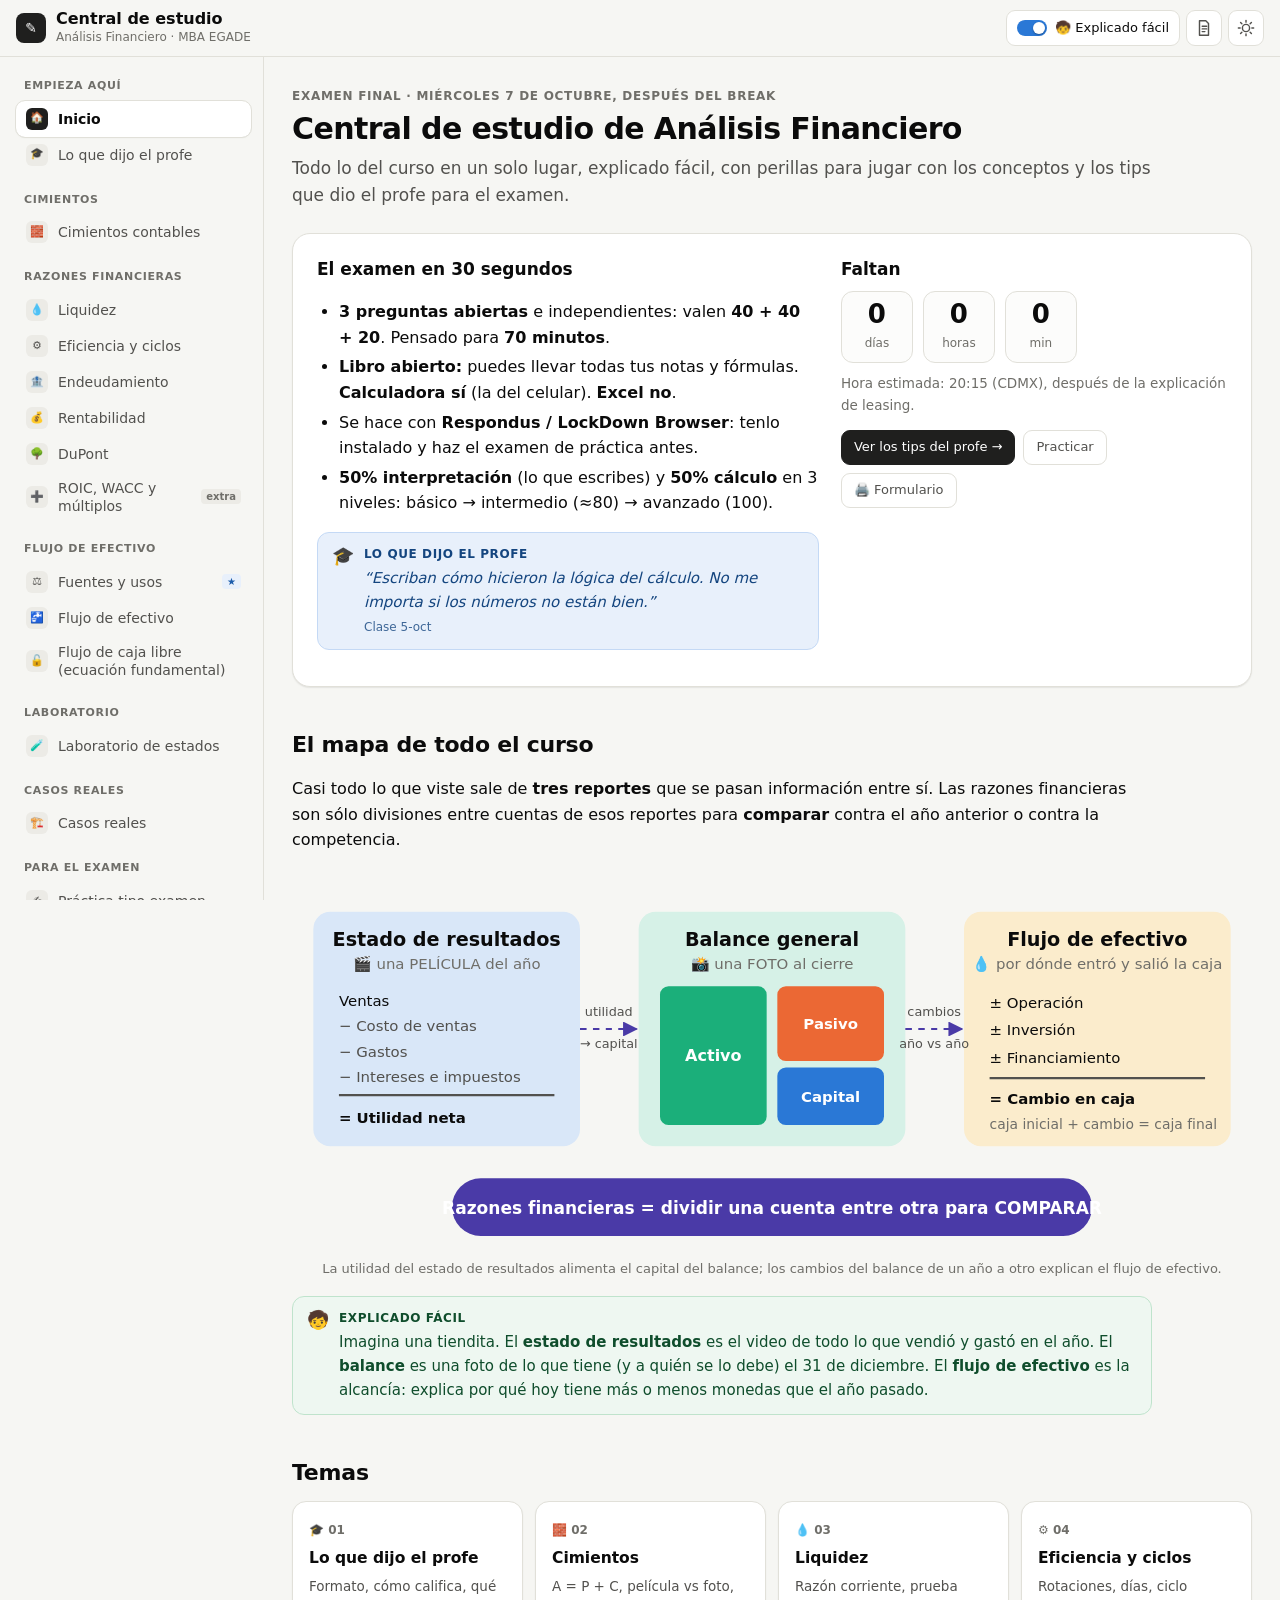
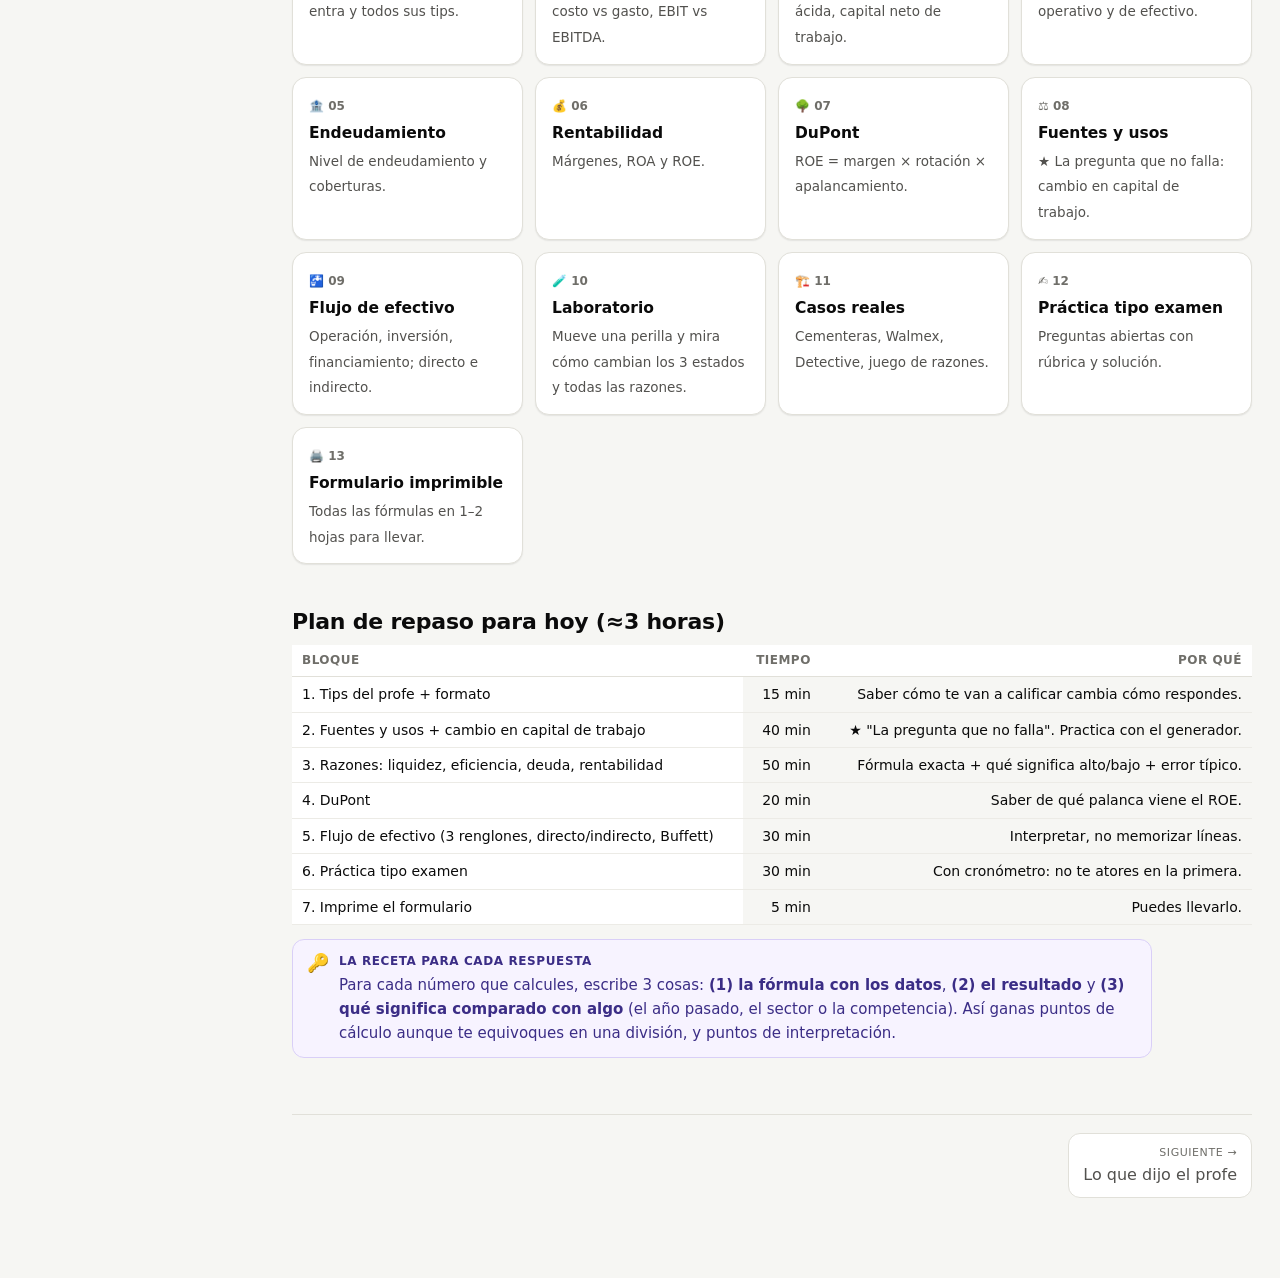
<file: estudio.html>
<!doctype html>
<html lang="es"><head><meta charset="utf-8"><meta name="viewport" content="width=device-width,initial-scale=1">
<title>Central de estudio · Análisis Financiero</title>
<meta name="robots" content="noindex,nofollow">
<meta name="description" content="Guía de estudio interactiva de Análisis Financiero (MBA EGADE): razones financieras, DuPont, fuentes y usos, flujo de efectivo y práctica para el examen.">
<link rel="stylesheet" href="css/app.css">
<link rel="stylesheet" href="css/estudio.css">
<script>try{var t=localStorage.getItem('theme');if(t)document.documentElement.setAttribute('data-theme',t);}catch(e){}</script>
</head><body class="est">
<header class="topbar">
  <div class="tb-row" style="padding:0 16px">
    <button class="icon-btn menu-btn" id="bMenu" title="Menú" aria-label="Menú"><svg viewBox="0 0 20 20"><path d="M3 5h14M3 10h14M3 15h14"/></svg></button>
    <a class="brand" href="#/inicio" style="text-decoration:none;color:inherit"><span class="logo" aria-hidden="true">✎</span><div><b>Central de estudio</b><small>Análisis Financiero · MBA EGADE</small></div></a>
    <span class="spacer"></span>
    <div class="tb-tools">
      <button class="tog" id="bKid" title="Mostrar u ocultar las explicaciones sencillas" aria-pressed="true"><span class="sw"></span><span>🧒 Explicado fácil</span></button>
      <a class="icon-btn" href="#/formulario" title="Formulario imprimible" aria-label="Formulario"><svg viewBox="0 0 20 20"><path d="M5 2h7l3 3v13H5z"/><path d="M8 8h5M8 11h5M8 14h3"/></svg></a>
      <button class="icon-btn" id="bTheme" title="Cambiar tema claro/oscuro" aria-label="Tema"><svg viewBox="0 0 20 20"><circle cx="10" cy="10" r="4"/><path d="M10 1.5v2M10 16.5v2M1.5 10h2M16.5 10h2M4 4l1.4 1.4M14.6 14.6 16 16M4 16l1.4-1.4M14.6 5.4 16 4"/></svg></button>
    </div>
  </div>
</header>
<div class="est-layout">
  <nav class="side" id="side" aria-label="Temas"></nav>
  <main class="main" id="main"></main>
</div>
<div class="scrim2" id="scrim2"></div>
<script src="assets/echarts.min.js"></script>
<script src="js/estudio/core.js"></script>
<script src="js/estudio/s00_inicio.js"></script>
<script src="js/estudio/s01_examen.js"></script>
<script src="js/estudio/s02_cimientos.js"></script>
<script src="js/estudio/s03_liquidez.js"></script>
<script src="js/estudio/s04_eficiencia.js"></script>
<script src="js/estudio/s05_deuda.js"></script>
<script src="js/estudio/s06_rentabilidad.js"></script>
<script src="js/estudio/s06b_extra.js"></script>
<script src="js/estudio/s07_fuentes_usos.js"></script>
<script src="js/estudio/s08_flujo.js"></script>
<script src="js/estudio/s09_lab.js"></script>
<script src="js/estudio/s10_casos.js"></script>
<script src="js/estudio/s11_practica.js"></script>
<script src="js/estudio/s12_formulario.js"></script>
<script src="js/estudio/boot.js"></script>
</body></html>
</file>
<file: css/app.css>
/* ---------- tokens ---------- */
:root{color-scheme:light;
  --page:#f6f6f3;--surface:#fcfcfb;--card:#ffffff;--ink:#0b0b0b;--ink2:#52514e;--muted:#6f6e69;--axis:#898781;--line:#e1e0d9;--line2:#ecebe6;--grid:#ecebe6;
  --accent:#2a78d6;--accent-ink:#1c5cab;--accent-wash:#e8f0fb;--hover:#f3f2ee;--btn-on:#1f1f1e;--btn-on-ink:#ffffff;
  --note-bg:#fff7ed;--note-bd:#f6d7b0;--note-ink:#7c2d12;--shadow:0 1px 2px rgba(11,11,11,.05),0 1px 1px rgba(11,11,11,.03);--shadow-lg:0 12px 40px rgba(11,11,11,.18);
  --c1:#2a78d6;--c2:#eb6834;--c3:#1baf7a;--c4:#eda100;--c5:#4a3aa7;--c6:#e87ba4;--c7:#008300;--c8:#e34948;
  --seq0:#e8f0fb;--seq1:#1c5cab;--div-neg:#2a78d6;--div-mid:#f0efec;--div-pos:#e34948;--good:#006300;--bad:#b42318}
@media (prefers-color-scheme:dark){:root:not([data-theme="light"]){color-scheme:dark;
  --page:#0f0f0e;--surface:#1a1a19;--card:#1a1a19;--ink:#f6f5f1;--ink2:#c3c2b7;--muted:#9a9890;--axis:#8a8880;--line:#2f2f2c;--line2:#262624;--grid:#2c2c2a;
  --accent:#3987e5;--accent-ink:#86b6ef;--accent-wash:#16273d;--hover:#242422;--btn-on:#f3f2ee;--btn-on-ink:#141414;
  --note-bg:#2b2117;--note-bd:#5a3d1e;--note-ink:#f5c9a3;--shadow:0 1px 2px rgba(0,0,0,.4);--shadow-lg:0 12px 40px rgba(0,0,0,.6);
  --c1:#3987e5;--c2:#d95926;--c3:#199e70;--c4:#c98500;--c5:#9085e9;--c6:#d55181;--c7:#008300;--c8:#e66767;
  --seq0:#1f2833;--seq1:#86b6ef;--div-neg:#3987e5;--div-mid:#383835;--div-pos:#e66767;--good:#0ca30c;--bad:#f97066}}
:root[data-theme="dark"]{color-scheme:dark;
  --page:#0f0f0e;--surface:#1a1a19;--card:#1a1a19;--ink:#f6f5f1;--ink2:#c3c2b7;--muted:#9a9890;--axis:#8a8880;--line:#2f2f2c;--line2:#262624;--grid:#2c2c2a;
  --accent:#3987e5;--accent-ink:#86b6ef;--accent-wash:#16273d;--hover:#242422;--btn-on:#f3f2ee;--btn-on-ink:#141414;
  --note-bg:#2b2117;--note-bd:#5a3d1e;--note-ink:#f5c9a3;--shadow:0 1px 2px rgba(0,0,0,.4);--shadow-lg:0 12px 40px rgba(0,0,0,.6);
  --c1:#3987e5;--c2:#d95926;--c3:#199e70;--c4:#c98500;--c5:#9085e9;--c6:#d55181;--c7:#008300;--c8:#e66767;
  --seq0:#1f2833;--seq1:#86b6ef;--div-neg:#3987e5;--div-mid:#383835;--div-pos:#e66767;--good:#0ca30c;--bad:#f97066}

/* ---------- base ---------- */
*{box-sizing:border-box}html{scroll-behavior:smooth;scroll-padding-top:calc(var(--hdr,110px) + 12px)}
body{margin:0;background:var(--page);color:var(--ink);font:15px/1.5 system-ui,-apple-system,"Segoe UI",Roboto,sans-serif;-webkit-font-smoothing:antialiased;overflow-x:hidden}
.wrap{max-width:1360px;margin:0 auto;padding-left:16px;padding-right:16px}
a{color:var(--accent-ink)}
button{font:inherit;color:inherit}
h2{font-size:20px;line-height:1.3;margin:40px 0 4px;letter-spacing:-.01em}
h3{font-size:15px;margin:22px 0 10px;color:var(--ink2);font-weight:600}
.sub{color:var(--ink2);margin:0 0 14px;font-size:14px;max-width:80ch}
.hide{display:none!important}
.tag{display:inline-block;font-size:11px;line-height:1;padding:3px 6px;border-radius:5px;background:var(--accent-wash);color:var(--accent-ink);font-weight:600;vertical-align:1px}
.num{font-variant-numeric:tabular-nums}

/* ---------- top bar ---------- */
.topbar{position:sticky;top:0;z-index:30;background:color-mix(in srgb,var(--page) 88%,transparent);backdrop-filter:saturate(1.4) blur(10px);border-bottom:1px solid var(--line)}
.tb-row{display:flex;align-items:center;gap:12px;min-height:56px}
.brand{display:flex;align-items:center;gap:10px;flex:none}.brand b{display:block;font-size:16px;line-height:1.2}.brand small{display:block;color:var(--muted);font-size:12px}
.logo{width:30px;height:30px;border-radius:8px;display:grid;place-items:center;background:var(--btn-on);color:var(--btn-on-ink);font-size:14px}
.tabs{display:flex;gap:2px;margin:0 auto;padding:3px;background:var(--line2);border-radius:10px;overflow-x:auto;scrollbar-width:none;max-width:100%}
.tabs::-webkit-scrollbar{display:none}
.tabs button{border:0;background:transparent;padding:7px 14px;border-radius:8px;cursor:pointer;white-space:nowrap;font-size:14px;color:var(--ink2)}
.tabs button:hover{color:var(--ink)}
.tabs button.on{background:var(--card);color:var(--ink);font-weight:600;box-shadow:var(--shadow)}
.tabs .new{font-size:10px;font-weight:700;letter-spacing:.04em;text-transform:uppercase;color:var(--accent-ink);background:var(--accent-wash);border-radius:4px;padding:2px 5px;margin-right:6px;vertical-align:1px}
.tb-tools{display:flex;gap:6px;flex:none}
.icon-btn{width:36px;height:36px;display:grid;place-items:center;border:1px solid var(--line);border-radius:9px;background:var(--card);cursor:pointer;color:var(--ink2);font-size:16px}
.icon-btn:hover{color:var(--ink);background:var(--hover)}
.icon-btn svg{width:18px;height:18px;fill:none;stroke:currentColor;stroke-width:1.6;stroke-linecap:round;stroke-linejoin:round}
.tb-sub{min-height:48px;gap:10px;flex-wrap:wrap;padding-top:2px;padding-bottom:8px}
.tb-sub:empty{display:none}
.ctl{display:flex;align-items:center;gap:8px;font-size:13px;color:var(--muted)}
.seg{display:inline-flex;border:1px solid var(--line);border-radius:9px;background:var(--card);padding:2px;gap:2px}
.seg button{border:0;background:transparent;padding:5px 10px;border-radius:7px;cursor:pointer;font-size:13px;color:var(--ink2);display:inline-flex;align-items:center;gap:6px;white-space:nowrap}
.seg button:hover{background:var(--hover);color:var(--ink)}
.seg button.on{background:var(--btn-on);color:var(--btn-on-ink);font-weight:600}
.seg button:disabled{opacity:.35;cursor:not-allowed;background:transparent}
.seg svg{width:16px;height:16px;fill:none;stroke:currentColor;stroke-width:1.6;stroke-linecap:round;stroke-linejoin:round;flex:none}
.tog{display:inline-flex;align-items:center;gap:8px;border:1px solid var(--line);border-radius:9px;padding:5px 10px;background:var(--card);font-size:13px;cursor:pointer;user-select:none;color:var(--ink2);white-space:nowrap}
.tog .sw{width:30px;height:16px;border-radius:8px;background:var(--line);position:relative;transition:background .15s;flex:none}
.tog .sw::after{content:"";position:absolute;top:2px;left:2px;width:12px;height:12px;border-radius:50%;background:#fff;box-shadow:0 1px 2px rgba(0,0,0,.3);transition:left .15s}
.tog.on{color:var(--ink)}.tog.on .sw{background:var(--accent)}.tog.on .sw::after{left:16px}
select.sel{font:inherit;font-size:13px;color:var(--ink);background:var(--card);border:1px solid var(--line);border-radius:9px;padding:6px 28px 6px 10px;appearance:none;cursor:pointer;
  background-image:linear-gradient(45deg,transparent 50%,var(--muted) 50%),linear-gradient(135deg,var(--muted) 50%,transparent 50%);background-position:calc(100% - 15px) 52%,calc(100% - 10px) 52%;background-size:5px 5px;background-repeat:no-repeat;max-width:100%}
.spacer{flex:1}
.lbl-s{display:inline}
@media(max-width:1100px){.tb-row:first-child{flex-wrap:wrap;padding-top:8px;padding-bottom:8px;row-gap:8px}.tabs{order:3;margin:0;width:100%}.tb-tools{margin-left:auto}}
@media(max-width:720px){.seg .lbl-s{display:none}.seg button{padding:6px 8px}
  .tb-sub{flex-wrap:nowrap;overflow-x:auto;scrollbar-width:none;min-height:44px;padding-bottom:6px}.tb-sub::-webkit-scrollbar{display:none}.tb-sub .spacer{display:none}
  .brand small{display:none}.tb-row:first-child{row-gap:6px;padding-top:6px;padding-bottom:6px}.icon-btn{width:32px;height:32px}.hero h1{font-size:22px}h2{font-size:18px;margin-top:32px}}

/* ---------- page header / sections ---------- */
.hero{padding:22px 0 4px}
.hero h1{font-size:26px;margin:0 0 6px;letter-spacing:-.02em;line-height:1.2}
.toc{display:flex;gap:6px;flex-wrap:wrap;margin:10px 0 0}
.toc a{font-size:13px;text-decoration:none;color:var(--ink2);border:1px solid var(--line);background:var(--card);border-radius:999px;padding:4px 11px}
.toc a:hover{color:var(--ink);border-color:var(--axis)}
.chips{display:grid;grid-template-columns:repeat(auto-fill,minmax(220px,1fr));gap:8px;margin:14px 0 6px}
.chip{display:flex;align-items:center;gap:10px;background:var(--card);border:1px solid var(--line);border-radius:10px;padding:9px 12px;min-width:0}
.chip b{font-size:14px;white-space:nowrap}.chip span{color:var(--muted);font-size:12px;overflow:hidden;text-overflow:ellipsis;white-space:nowrap}
.sw-dot{width:12px;height:12px;border-radius:3px;flex:none;display:inline-block}
.sw-dot.co{border-radius:50%;}
.note{background:var(--note-bg);border:1px solid var(--note-bd);border-radius:10px;padding:10px 14px;font-size:14px;color:var(--note-ink);margin:12px 0}

/* ---------- cards ---------- */
.card{background:var(--card);border:1px solid var(--line);border-radius:12px;box-shadow:var(--shadow);min-width:0;display:flex;flex-direction:column}
.card-h{display:flex;flex-wrap:wrap;align-items:flex-start;gap:6px 8px;padding:12px 12px 0 14px}
.card-t{flex:1 1 230px;min-width:0}
.card-t b{display:block;font-size:15px;line-height:1.3}
.card-t button.lnk{all:unset;cursor:pointer;font-weight:600;font-size:15px;line-height:1.3;border-bottom:1px dashed var(--axis)}
.card-t button.lnk:hover{color:var(--accent-ink);border-color:var(--accent-ink)}
.card-t small{display:block;color:var(--muted);font-size:12px;margin-top:2px}
.card-a{display:flex;gap:4px;flex:none;align-items:center;margin-left:auto}
.card-a .seg button{padding:4px 6px}
.mini{width:28px;height:28px;display:grid;place-items:center;border:1px solid transparent;border-radius:7px;background:transparent;cursor:pointer;color:var(--muted)}
.mini:hover{background:var(--hover);color:var(--ink);border-color:var(--line)}
.mini svg{width:16px;height:16px;fill:none;stroke:currentColor;stroke-width:1.6;stroke-linecap:round;stroke-linejoin:round}
.chart{width:100%;position:relative}
.card-f{padding:0 14px 12px;font-size:13px;color:var(--ink2)}
.card-f .insight{margin:0}
.badge-n{display:inline-block;margin:6px 14px 0;font-size:11px;color:var(--muted);border:1px dashed var(--line);border-radius:6px;padding:2px 6px}
.grid{display:grid;grid-template-columns:repeat(auto-fill,minmax(300px,1fr));gap:12px}
.grid2{display:grid;grid-template-columns:repeat(auto-fit,minmax(min(100%,520px),1fr));gap:12px}
.stack>*+*{margin-top:12px}
.menu{position:relative}
.menu-pop{position:absolute;right:0;top:32px;z-index:15;background:var(--card);border:1px solid var(--line);border-radius:10px;box-shadow:var(--shadow-lg);padding:4px;min-width:210px;display:none}
.menu-pop.open{display:block}
.menu-pop button{display:flex;width:100%;gap:8px;align-items:center;border:0;background:transparent;padding:8px 10px;border-radius:7px;cursor:pointer;font-size:13px;text-align:left;color:var(--ink)}
.menu-pop button:hover{background:var(--hover)}
.menu-pop hr{border:0;border-top:1px solid var(--line);margin:4px}
.menu-pop .mh{font-size:11px;color:var(--muted);padding:6px 10px 2px;text-transform:uppercase;letter-spacing:.05em}
.menu-pop button.on{font-weight:600}
.menu-pop button.on::after{content:"✓";margin-left:auto;color:var(--accent-ink)}

/* ---------- tables ---------- */
.tbl{overflow:auto;max-height:72vh;border-radius:12px}
table{border-collapse:collapse;width:100%;font-size:13px}
th,td{padding:7px 10px;border-bottom:1px solid var(--line2);text-align:right;white-space:nowrap;font-variant-numeric:tabular-nums}
th:first-child,td:first-child{text-align:left;position:sticky;left:0;background:var(--card);z-index:1}
th{background:var(--card);position:sticky;top:0;z-index:2;color:var(--ink2);font-weight:600;font-size:12px}
th:first-child{z-index:3}
tr.cat td{background:var(--line2);font-weight:700;text-align:left;font-size:12px;color:var(--ink2);text-transform:uppercase;letter-spacing:.04em}
td button.it,th button.it{all:unset;cursor:pointer;border-bottom:1px dashed var(--axis)}td button.it:hover,th button.it:hover{color:var(--accent-ink)}
.th-sw{display:inline-block;width:8px;height:8px;border-radius:2px;margin-right:6px;vertical-align:0}
.bdg{display:inline-block;padding:2px 9px;border-radius:999px;font-weight:600;font-size:12px;border:1px solid var(--line);background:var(--card)}

/* ---------- comparador ---------- */
.lab{display:grid;grid-template-columns:320px minmax(0,1fr);gap:14px;align-items:start;margin-top:14px}
.lab-side{position:sticky;top:calc(var(--hdr,60px) + 12px);max-height:calc(100vh - var(--hdr,60px) - 24px);overflow:auto;display:flex;flex-direction:column;gap:12px;padding-bottom:4px}
.panel{background:var(--card);border:1px solid var(--line);border-radius:12px;padding:12px 14px}
.panel h4{margin:0 0 8px;font-size:12px;text-transform:uppercase;letter-spacing:.05em;color:var(--muted);display:flex;align-items:center;gap:6px}
.panel h4 .spacer{flex:1}
.panel h4 button{all:unset;cursor:pointer;color:var(--accent-ink);font-size:12px;text-transform:none;letter-spacing:0}
.ents{display:grid;grid-template-columns:1fr 1fr;gap:6px}
.ent{display:flex;align-items:center;gap:8px;padding:7px 9px;border:1px solid var(--line);border-radius:9px;background:var(--card);cursor:pointer;font-size:13px;user-select:none;min-width:0}
.ent span{overflow:hidden;text-overflow:ellipsis;white-space:nowrap}
.ent:hover{border-color:var(--axis)}
.ent.on{border-color:var(--ink);box-shadow:inset 0 0 0 1px var(--ink);font-weight:600}
.ent:not(.on) .sw-dot{opacity:.35}
.presets{display:flex;flex-wrap:wrap;gap:6px}
.pill{border:1px solid var(--line);background:var(--card);border-radius:999px;padding:4px 10px;font-size:12px;cursor:pointer;color:var(--ink2)}
.pill:hover{border-color:var(--axis);color:var(--ink)}
.pill.on{background:var(--btn-on);color:var(--btn-on-ink);border-color:var(--btn-on)}
.items{display:flex;flex-direction:column;gap:2px;max-height:none}
.items details{border-top:1px solid var(--line2)}
.items summary{cursor:pointer;padding:7px 0;font-size:13px;font-weight:600;color:var(--ink2);list-style:none;display:flex;align-items:center;gap:6px}
.items summary::before{content:"▸";font-size:10px;color:var(--muted);transition:transform .15s}
.items details[open] summary::before{transform:rotate(90deg)}
.items summary .cnt{margin-left:auto;font-weight:400;color:var(--muted);font-size:12px}
.items label{display:flex;align-items:center;gap:8px;font-size:13px;padding:4px 2px 4px 14px;cursor:pointer;border-radius:6px}
.items label:hover{background:var(--hover)}
.items label.na{color:var(--muted);cursor:not-allowed}
.items input{accent-color:var(--accent);margin:0}
.lab-main{min-width:0;display:flex;flex-direction:column;gap:12px}
.lab-bar{display:flex;flex-wrap:wrap;gap:8px;align-items:center}
.find{display:flex;flex-direction:column;gap:6px}
.find .rw{display:flex;gap:8px;align-items:baseline;font-size:13px}
.find .rw b{min-width:0}
.dev-bar{height:8px;border-radius:4px;background:var(--line2);position:relative;flex:1;min-width:60px}
.dev-bar i{position:absolute;top:0;bottom:0;border-radius:4px}
@media(max-width:960px){.lab{grid-template-columns:1fr}.lab-side{position:static;max-height:none}}

/* ---------- drawer ---------- */
.scrim{position:fixed;inset:0;background:rgba(0,0,0,.28);z-index:40;opacity:0;pointer-events:none;transition:opacity .2s}
.scrim.open{opacity:1;pointer-events:auto}
.drawer{position:fixed;top:0;right:0;bottom:0;width:min(560px,100vw);background:var(--surface);z-index:50;box-shadow:var(--shadow-lg);transform:translateX(102%);transition:transform .25s ease;display:flex;flex-direction:column;border-left:1px solid var(--line)}
.drawer.open{transform:none}
.dr-head{display:flex;align-items:center;gap:8px;padding:10px 12px;border-bottom:1px solid var(--line)}
.dr-title{flex:1;min-width:0;font-weight:600;font-size:15px;overflow:hidden;text-overflow:ellipsis;white-space:nowrap}
.dr-body{overflow:auto;padding:16px 18px 40px;font-size:14px}
.dr-body h5{font-size:12px;text-transform:uppercase;letter-spacing:.05em;color:var(--muted);margin:20px 0 6px}
.dr-body p{margin:0 0 8px;color:var(--ink2)}
.dr-kicker{font-size:12px;color:var(--muted);margin-bottom:4px}
.dr-name{font-size:22px;font-weight:700;letter-spacing:-.01em;margin:0 0 4px;line-height:1.25}
.formula{background:var(--card);border:1px solid var(--line);border-radius:10px;padding:14px;font-size:15px;color:var(--ink);text-align:center;line-height:1.8;overflow-x:auto}
.frac{display:inline-flex;flex-direction:column;vertical-align:middle;text-align:center;margin:0 4px;line-height:1.35}
.frac>span:first-child{border-bottom:1.5px solid currentColor;padding:0 6px 2px}.frac>span:last-child{padding:2px 6px 0}
.rel{display:flex;flex-wrap:wrap;gap:6px}
.callout{border-left:3px solid var(--accent);background:var(--accent-wash);padding:10px 12px;border-radius:0 8px 8px 0;color:var(--ink);margin:8px 0}
.callout p{color:var(--ink)}
.dr-body table{font-size:12.5px}
.dr-body .tbl{border:1px solid var(--line);max-height:none;background:var(--card)}
.gloss-list{display:flex;flex-direction:column}
.gloss-list button{all:unset;cursor:pointer;padding:8px 6px;border-bottom:1px solid var(--line2);display:flex;gap:8px;align-items:baseline}
.gloss-list button:hover{background:var(--hover)}
.gloss-list small{color:var(--muted);margin-left:auto;font-size:12px;white-space:nowrap}
.search{width:100%;font:inherit;padding:9px 12px;border:1px solid var(--line);border-radius:9px;background:var(--card);color:var(--ink);margin-bottom:10px}
.foot{color:var(--muted);font-size:13px;padding-top:28px;padding-bottom:48px}
@media (prefers-reduced-motion:reduce){*{transition:none!important;scroll-behavior:auto!important}}
.pick>summary{cursor:pointer;font-size:13px;color:var(--accent-ink);padding:4px 0;list-style:none}
.pick>summary::-webkit-details-marker,.items summary::-webkit-details-marker{display:none}
.pick[open]>summary{color:var(--muted)}
.dr-body th{white-space:normal;vertical-align:bottom;line-height:1.3}.dr-body th,.dr-body td{padding:6px 7px}.dr-body td:last-child{white-space:normal}
/* tipos no disponibles: icono en trama de semitono (halftone) */
.seg button:disabled,.menu-pop button:disabled{opacity:.55;cursor:not-allowed;background:transparent!important;color:var(--muted)}
.seg button:disabled svg,.menu-pop button:disabled svg{-webkit-mask:radial-gradient(circle,#000 .95px,transparent 1.15px) 0 0/2.6px 2.6px;mask:radial-gradient(circle,#000 .95px,transparent 1.15px) 0 0/2.6px 2.6px;stroke-width:2.4}
.seg button:disabled .lbl-s{text-decoration:line-through;text-decoration-color:var(--line)}
.menu-pop button:disabled:hover{background:transparent}
/* exportar imagen */
.modal{position:fixed;inset:0;z-index:60;background:rgba(0,0,0,.4);display:none;align-items:center;justify-content:center;padding:16px}
.modal.open{display:flex}
.modal-c{background:var(--surface);border:1px solid var(--line);border-radius:14px;box-shadow:var(--shadow-lg);width:min(1100px,100%);max-height:calc(100vh - 32px);display:flex;flex-direction:column;overflow:hidden}
.exp-b{display:grid;grid-template-columns:minmax(0,1fr) 300px;gap:16px;padding:16px;overflow:auto}
.exp-prev{display:flex;align-items:center;justify-content:center;background:var(--line2);border-radius:10px;padding:12px;min-height:240px}
.exp-prev img{max-width:100%;max-height:64vh;box-shadow:0 2px 12px rgba(0,0,0,.18);border-radius:4px}
.exp-prev.chk{background:repeating-conic-gradient(#cfcfcb 0 25%,#f4f4f1 0 50%) 0 0/16px 16px}
.exp-o{display:flex;flex-direction:column;gap:8px}
.exp-o .seg{flex-wrap:wrap}
@media(max-width:760px){.exp-b{grid-template-columns:1fr}}
</file>
<file: css/estudio.css>
/* Central de estudio — estilos propios. Se carga DESPUÉS de css/app.css (de ahí salen tokens, topbar, .seg, .tog, .icon-btn, .frac). */
:root{--side:264px;--read:860px;--kid-bg:#eef7f1;--kid-bd:#bfe3cc;--kid-ink:#0f4d2c;--warn-bg:#fdf0ef;--warn-bd:#f3c4c0;--warn-ink:#8a1c14;
  --tip-bg:var(--accent-wash);--tip-bd:#c4d9f5;--tip-ink:#14457f;--key-bg:#f7f3ff;--key-bd:#d9cff7;--key-ink:#3b2d86}
@media (prefers-color-scheme:dark){:root:not([data-theme="light"]){--kid-bg:#14251b;--kid-bd:#24513a;--kid-ink:#a6e3bf;--warn-bg:#2a1615;--warn-bd:#5c2622;--warn-ink:#f6b0a8;
  --tip-bd:#24476f;--tip-ink:#a9cbf5;--key-bg:#1e1a33;--key-bd:#3c3370;--key-ink:#cbc2fa}}
:root[data-theme="dark"]{--kid-bg:#14251b;--kid-bd:#24513a;--kid-ink:#a6e3bf;--warn-bg:#2a1615;--warn-bd:#5c2622;--warn-ink:#f6b0a8;
  --tip-bd:#24476f;--tip-ink:#a9cbf5;--key-bg:#1e1a33;--key-bd:#3c3370;--key-ink:#cbc2fa}

body.est{font-size:16px;line-height:1.6}
.est .topbar .tb-row{min-height:56px}
.est-layout{display:grid;grid-template-columns:var(--side) minmax(0,1fr);gap:0;max-width:1440px;margin:0 auto}
/* ---------- sidebar ---------- */
.side{position:sticky;top:57px;height:calc(100vh - 57px);overflow-y:auto;padding:16px 12px 40px 16px;border-right:1px solid var(--line);scrollbar-width:thin}
.side h6{font-size:11px;text-transform:uppercase;letter-spacing:.06em;color:var(--muted);margin:18px 8px 6px;font-weight:700}
.side h6:first-child{margin-top:4px}
.side a{display:flex;align-items:center;gap:10px;padding:7px 10px;border-radius:9px;text-decoration:none;color:var(--ink2);font-size:14px;line-height:1.3}
.side a:hover{background:var(--hover);color:var(--ink)}
.side a.on{background:var(--card);color:var(--ink);font-weight:600;box-shadow:var(--shadow);outline:1px solid var(--line)}
.side a .n{width:22px;height:22px;border-radius:6px;display:grid;place-items:center;font-size:11px;font-weight:700;background:var(--line2);color:var(--ink2);flex:none}
.side a.on .n{background:var(--btn-on);color:var(--btn-on-ink)}
.side a .dot{margin-left:auto;font-size:10px;font-weight:700;color:var(--accent-ink);background:var(--accent-wash);border-radius:4px;padding:1px 5px}
.side a .dot.no{color:var(--muted);background:var(--line2)}
.menu-btn{display:none}
@media(max-width:980px){.est-layout{grid-template-columns:1fr}.menu-btn{display:grid}
  .side{position:fixed;z-index:45;left:0;top:0;bottom:0;height:100vh;width:min(300px,86vw);background:var(--surface);transform:translateX(-102%);transition:transform .2s ease;box-shadow:var(--shadow-lg)}
  .side.open{transform:none}}
.scrim2{position:fixed;inset:0;background:rgba(0,0,0,.35);z-index:44;display:none}.scrim2.on{display:block}

/* ---------- main content ---------- */
.main{min-width:0;padding:8px 28px 80px}
@media(max-width:720px){.main{padding:4px 16px 60px}}
.sec-head{max-width:var(--read);padding:22px 0 6px}
.sec-head .kicker{font-size:12px;font-weight:700;letter-spacing:.06em;text-transform:uppercase;color:var(--muted);display:flex;gap:8px;align-items:center;flex-wrap:wrap}
.sec-head h1{font-size:30px;line-height:1.15;letter-spacing:-.02em;margin:6px 0 8px}
.sec-head .lead{font-size:17px;color:var(--ink2);margin:0}
@media(max-width:720px){.sec-head h1{font-size:24px}.sec-head .lead{font-size:15.5px}}
.badge{display:inline-flex;align-items:center;gap:5px;font-size:11px;font-weight:700;letter-spacing:.02em;border-radius:999px;padding:3px 9px;text-transform:none}
.badge.in{background:var(--accent-wash);color:var(--accent-ink)}
.badge.star{background:#fff1d6;color:#7a4b00}.est [data-theme="dark"] .badge.star{background:#3a2a0c}
@media (prefers-color-scheme:dark){:root:not([data-theme="light"]) .badge.star{background:#3a2a0c;color:#f6cf86}}
:root[data-theme="dark"] .badge.star{background:#3a2a0c;color:#f6cf86}
.badge.out{background:var(--line2);color:var(--muted)}
.prose{max-width:var(--read)}
.prose p,.prose li{max-width:76ch}
.main h2{font-size:22px;margin:44px 0 8px;letter-spacing:-.01em;scroll-margin-top:80px}
.main h3{font-size:17px;margin:28px 0 8px;color:var(--ink);font-weight:650}
.main h2 .hn{color:var(--muted);font-weight:600;margin-right:6px}
.main ul,.main ol{padding-left:22px}.main li{margin:4px 0}
.muted{color:var(--muted)}.small{font-size:13.5px}
.good{color:var(--good)}.bad{color:var(--bad)}
hr.sep{border:0;border-top:1px solid var(--line);margin:36px 0}

/* ---------- callouts ---------- */
.co{border-radius:12px;padding:12px 16px 12px 46px;margin:14px 0;position:relative;max-width:var(--read);font-size:15px;border:1px solid}
.co::before{position:absolute;left:14px;top:11px;font-size:18px;line-height:1.3}
.co>b:first-child{display:block;font-size:12px;text-transform:uppercase;letter-spacing:.05em;margin-bottom:2px}
.co p{margin:4px 0}
.co.tip{background:var(--tip-bg);border-color:var(--tip-bd);color:var(--tip-ink)}.co.tip::before{content:"🎓"}
.co.warn{background:var(--warn-bg);border-color:var(--warn-bd);color:var(--warn-ink)}.co.warn::before{content:"⚠️"}
.co.kid{background:var(--kid-bg);border-color:var(--kid-bd);color:var(--kid-ink)}.co.kid::before{content:"🧒"}
.co.key{background:var(--key-bg);border-color:var(--key-bd);color:var(--key-ink)}.co.key::before{content:"🔑"}
.co.note{background:var(--note-bg);border-color:var(--note-bd);color:var(--note-ink)}.co.note::before{content:"📝"}
.co q{font-style:italic}.co q::before{content:"“"}.co q::after{content:"”"}
.co .src{display:block;font-size:12px;opacity:.8;margin-top:4px}
body.kid-off .co.kid{display:none}

/* ---------- formula ---------- */
.formula{display:flex;align-items:center;flex-wrap:wrap;gap:6px 10px;background:var(--card);border:1px solid var(--line);border-left:4px solid var(--accent);border-radius:10px;padding:12px 16px;margin:12px 0;font-size:17px;max-width:var(--read);overflow-x:auto}
.formula .eq{font-weight:700}
.formula .nm{font-size:12px;color:var(--muted);width:100%;text-transform:uppercase;letter-spacing:.05em;font-weight:700}
.formula small{font-size:13px;color:var(--muted)}

/* ---------- cards & grids ---------- */
.card2{background:var(--card);border:1px solid var(--line);border-radius:14px;padding:16px 18px;box-shadow:var(--shadow);min-width:0}
.card2>h3:first-child,.card2>h4:first-child{margin-top:0}
.card2 h4{margin:0 0 6px;font-size:15px}
.g2{display:grid;grid-template-columns:repeat(2,minmax(0,1fr));gap:14px;margin:14px 0}
.g3{display:grid;grid-template-columns:repeat(3,minmax(0,1fr));gap:14px;margin:14px 0}
.g4{display:grid;grid-template-columns:repeat(4,minmax(0,1fr));gap:12px;margin:14px 0}
@media(max-width:1100px){.g4{grid-template-columns:repeat(2,minmax(0,1fr))}.g3{grid-template-columns:repeat(2,minmax(0,1fr))}}
@media(max-width:720px){.g2,.g3,.g4{grid-template-columns:1fr}}
.wide{max-width:1180px}

/* ---------- concept block (ficha) ---------- */
.concept{background:var(--card);border:1px solid var(--line);border-radius:16px;padding:18px 20px;margin:20px 0;box-shadow:var(--shadow);max-width:1180px;scroll-margin-top:80px}
.concept>header{display:flex;align-items:baseline;gap:10px;flex-wrap:wrap;margin-bottom:6px}
.concept>header h3{margin:0;font-size:20px}
.concept .cols{display:grid;grid-template-columns:minmax(0,1.05fr) minmax(0,1fr);gap:22px;align-items:start}
@media(max-width:900px){.concept .cols{grid-template-columns:1fr}}
.concept .co,.concept .formula{max-width:none}

/* ---------- figures / illustrations ---------- */
.fig{margin:16px 0;max-width:var(--read)}
.fig.full{max-width:1180px}
.fig svg{width:100%;height:auto;display:block}
.fig figcaption{font-size:13px;color:var(--muted);margin-top:6px;text-align:center}
/* clases de color para SVG inline (las variables CSS no funcionan como atributos de presentación) */
.ill text{fill:var(--ink);font-family:system-ui,-apple-system,"Segoe UI",Roboto,sans-serif}
.ill .t2{fill:var(--ink2)}.ill .tm{fill:var(--muted)}.ill .tw{fill:#fff}
.ill .ln{stroke:var(--ink2);fill:none;stroke-width:2}.ill .lnm{stroke:var(--axis);fill:none;stroke-width:1.5}.ill .dash{stroke-dasharray:5 4}
.ill .bg{fill:var(--card)}.ill .bg2{fill:var(--line2)}.ill .bd{stroke:var(--line);fill:var(--card);stroke-width:1.5}
.ill .f1{fill:var(--c1)}.ill .f2{fill:var(--c2)}.ill .f3{fill:var(--c3)}.ill .f4{fill:var(--c4)}.ill .f5{fill:var(--c5)}.ill .f6{fill:var(--c6)}.ill .f7{fill:var(--c7)}.ill .f8{fill:var(--c8)}
.ill .s1{stroke:var(--c1)}.ill .s2{stroke:var(--c2)}.ill .s3{stroke:var(--c3)}.ill .s4{stroke:var(--c4)}.ill .s5{stroke:var(--c5)}.ill .s6{stroke:var(--c6)}.ill .s7{stroke:var(--c7)}.ill .s8{stroke:var(--c8)}
.ill .w1{fill:color-mix(in srgb,var(--c1) 18%,var(--card))}.ill .w2{fill:color-mix(in srgb,var(--c2) 18%,var(--card))}.ill .w3{fill:color-mix(in srgb,var(--c3) 18%,var(--card))}.ill .w4{fill:color-mix(in srgb,var(--c4) 20%,var(--card))}
.ill .w5{fill:color-mix(in srgb,var(--c5) 18%,var(--card))}.ill .w6{fill:color-mix(in srgb,var(--c6) 18%,var(--card))}.ill .w7{fill:color-mix(in srgb,var(--c7) 18%,var(--card))}.ill .w8{fill:color-mix(in srgb,var(--c8) 18%,var(--card))}
.ill .fgood{fill:var(--good)}.ill .fbad{fill:var(--bad)}.ill .sgood{stroke:var(--good)}.ill .sbad{stroke:var(--bad)}
.ill .anim-flow{stroke-dasharray:6 6;animation:flow 1.2s linear infinite}
@keyframes flow{to{stroke-dashoffset:-24}}
@media (prefers-reduced-motion:reduce){.ill .anim-flow{animation:none}}

/* ---------- knobs ---------- */
.knobs{display:flex;flex-direction:column;gap:12px;background:var(--surface);border:1px solid var(--line);border-radius:12px;padding:14px 16px}
.knobs .kh{display:flex;justify-content:space-between;align-items:center;gap:8px;font-size:12px;font-weight:700;text-transform:uppercase;letter-spacing:.05em;color:var(--muted)}
.knob{display:grid;grid-template-columns:1fr auto;gap:2px 10px;align-items:center}
.knob label{font-size:14px;color:var(--ink2)}
.knob output{font-variant-numeric:tabular-nums;font-weight:700;font-size:14px;min-width:64px;text-align:right}
.knob input[type=range]{grid-column:1/-1;width:100%;accent-color:var(--accent);height:22px;margin:0;cursor:pointer}
.knob .hint{grid-column:1/-1;font-size:12px;color:var(--muted);margin-top:-2px}
.knob.changed label{color:var(--accent-ink);font-weight:600}
.btn{display:inline-flex;align-items:center;gap:6px;border:1px solid var(--line);background:var(--card);border-radius:9px;padding:6px 12px;font-size:13px;cursor:pointer;color:var(--ink2);text-decoration:none}
.btn:hover{background:var(--hover);color:var(--ink)}
.btn.pri{background:var(--btn-on);color:var(--btn-on-ink);border-color:var(--btn-on)}
.btn.sm{padding:3px 9px;font-size:12px}
.btnrow{display:flex;flex-wrap:wrap;gap:8px;margin:10px 0}
.btn.on{background:var(--accent-wash);color:var(--accent-ink);border-color:var(--accent)}

/* ---------- stat tiles ---------- */
.tiles{display:grid;grid-template-columns:repeat(auto-fill,minmax(150px,1fr));gap:10px}
.tile{background:var(--card);border:1px solid var(--line);border-radius:12px;padding:10px 12px;min-width:0}
.tile .tl{font-size:12px;color:var(--muted);line-height:1.3}
.tile .tv{font-size:22px;font-weight:700;font-variant-numeric:tabular-nums;line-height:1.25;margin-top:2px}
.tile .td{font-size:12px;font-variant-numeric:tabular-nums;color:var(--muted)}
.tile .td.up{color:var(--good)}.tile .td.dn{color:var(--bad)}
.tile.hl{border-color:var(--accent);box-shadow:0 0 0 1px var(--accent) inset}
.tile .tn{font-size:12px;color:var(--ink2);margin-top:3px;line-height:1.35}

/* ---------- charts ---------- */
.chart{width:100%;height:300px}
.chart.h220{height:220px}.chart.h360{height:360px}.chart.h420{height:420px}

/* ---------- tables ---------- */
.tbl{width:100%;border-collapse:collapse;font-size:14px;font-variant-numeric:tabular-nums}
.tbl th,.tbl td{padding:6px 10px;border-bottom:1px solid var(--line2);text-align:right;white-space:nowrap}
.tbl th:first-child,.tbl td:first-child{text-align:left;white-space:normal}
.tbl thead th{font-size:12px;color:var(--muted);font-weight:700;text-transform:uppercase;letter-spacing:.04em;border-bottom:1px solid var(--line)}
.tbl tr.tot td{font-weight:700;border-top:1px solid var(--axis)}
.tbl tr.sub td{color:var(--muted);font-size:13px}
.tbl td.pos{color:var(--good)}.tbl td.neg{color:var(--bad)}
.tblwrap{overflow-x:auto;max-width:100%}

/* ---------- reveal / quiz ---------- */
details.reveal{border:1px solid var(--line);border-radius:12px;background:var(--card);margin:12px 0;max-width:var(--read)}
details.reveal>summary{cursor:pointer;padding:10px 14px;font-weight:600;list-style:none;display:flex;align-items:center;gap:8px}
details.reveal>summary::-webkit-details-marker{display:none}
details.reveal>summary::before{content:"▸";transition:transform .15s;color:var(--muted)}
details.reveal[open]>summary::before{transform:rotate(90deg)}
details.reveal>.rb{padding:0 16px 14px}
.quiz{display:flex;flex-direction:column;gap:12px;max-width:var(--read)}
.qz{background:var(--card);border:1px solid var(--line);border-radius:12px;padding:12px 14px}
.qz .qq{font-weight:600;margin-bottom:8px}
.qz .qo{display:flex;flex-direction:column;gap:6px}
.qz button{text-align:left;border:1px solid var(--line);background:var(--surface);border-radius:9px;padding:8px 12px;cursor:pointer;font-size:14.5px}
.qz button:hover{background:var(--hover)}
.qz button.ok{border-color:var(--good);background:color-mix(in srgb,var(--good) 12%,var(--card))}
.qz button.ko{border-color:var(--bad);background:color-mix(in srgb,var(--bad) 10%,var(--card))}
.qz .qw{font-size:14px;margin-top:8px;color:var(--ink2);display:none}.qz.done .qw{display:block}

/* ---------- home ---------- */
.hero2{background:var(--card);border:1px solid var(--line);border-radius:18px;padding:22px 24px;box-shadow:var(--shadow);max-width:1180px;margin-top:18px;display:grid;grid-template-columns:minmax(0,1.3fr) minmax(0,1fr);gap:22px}
@media(max-width:900px){.hero2{grid-template-columns:1fr}}
.count{display:flex;gap:10px;flex-wrap:wrap}
.count div{background:var(--surface);border:1px solid var(--line);border-radius:12px;padding:8px 12px;text-align:center;min-width:72px}
.count b{display:block;font-size:26px;font-variant-numeric:tabular-nums;line-height:1.1}.count span{font-size:12px;color:var(--muted)}
.map{display:grid;grid-template-columns:repeat(auto-fill,minmax(230px,1fr));gap:12px;max-width:1180px;margin:14px 0}
.map a{display:block;text-decoration:none;color:inherit;background:var(--card);border:1px solid var(--line);border-radius:14px;padding:14px 16px;box-shadow:var(--shadow)}
.map a:hover{border-color:var(--axis)}
.map a b{display:block;font-size:15.5px;margin:4px 0 2px}.map a span{font-size:13.5px;color:var(--ink2)}
.map a .n{font-size:12px;color:var(--muted);font-weight:700}
.pager{display:flex;justify-content:space-between;gap:12px;margin-top:56px;max-width:1180px;border-top:1px solid var(--line);padding-top:18px}
.pager a{text-decoration:none;color:var(--ink2);border:1px solid var(--line);border-radius:12px;padding:10px 14px;background:var(--card);max-width:48%}
.pager a:hover{color:var(--ink);border-color:var(--axis)}
.pager a small{display:block;font-size:11px;color:var(--muted);text-transform:uppercase;letter-spacing:.05em}

/* ---------- lab ---------- */
.lab{display:grid;grid-template-columns:300px minmax(0,1fr);gap:16px;align-items:start;max-width:1320px}
.lab .lab-k{position:sticky;top:72px;max-height:calc(100vh - 90px);overflow-y:auto;display:flex;flex-direction:column;gap:12px}
@media(max-width:1100px){.lab{grid-template-columns:1fr}.lab .lab-k{position:static;max-height:none}}
.stm{display:grid;grid-template-columns:repeat(auto-fit,minmax(min(100%,310px),1fr));gap:12px}
.stm .tbl td,.stm .tbl th{padding:4px 8px;font-size:13px}
.flash{animation:flash .9s ease}
@keyframes flash{0%{background:color-mix(in srgb,var(--accent) 28%,transparent)}100%{background:transparent}}

/* ---------- print ---------- */
@media print{
  .topbar,.side,.pager,.no-print,.scrim2{display:none!important}
  .est-layout{display:block}.main{padding:0}
  body{background:#fff;color:#000;font-size:11px}
  .co,.card2,.concept,.formula{break-inside:avoid;box-shadow:none}
  .print-only{display:block!important}
}
.print-only{display:none}
</file>
